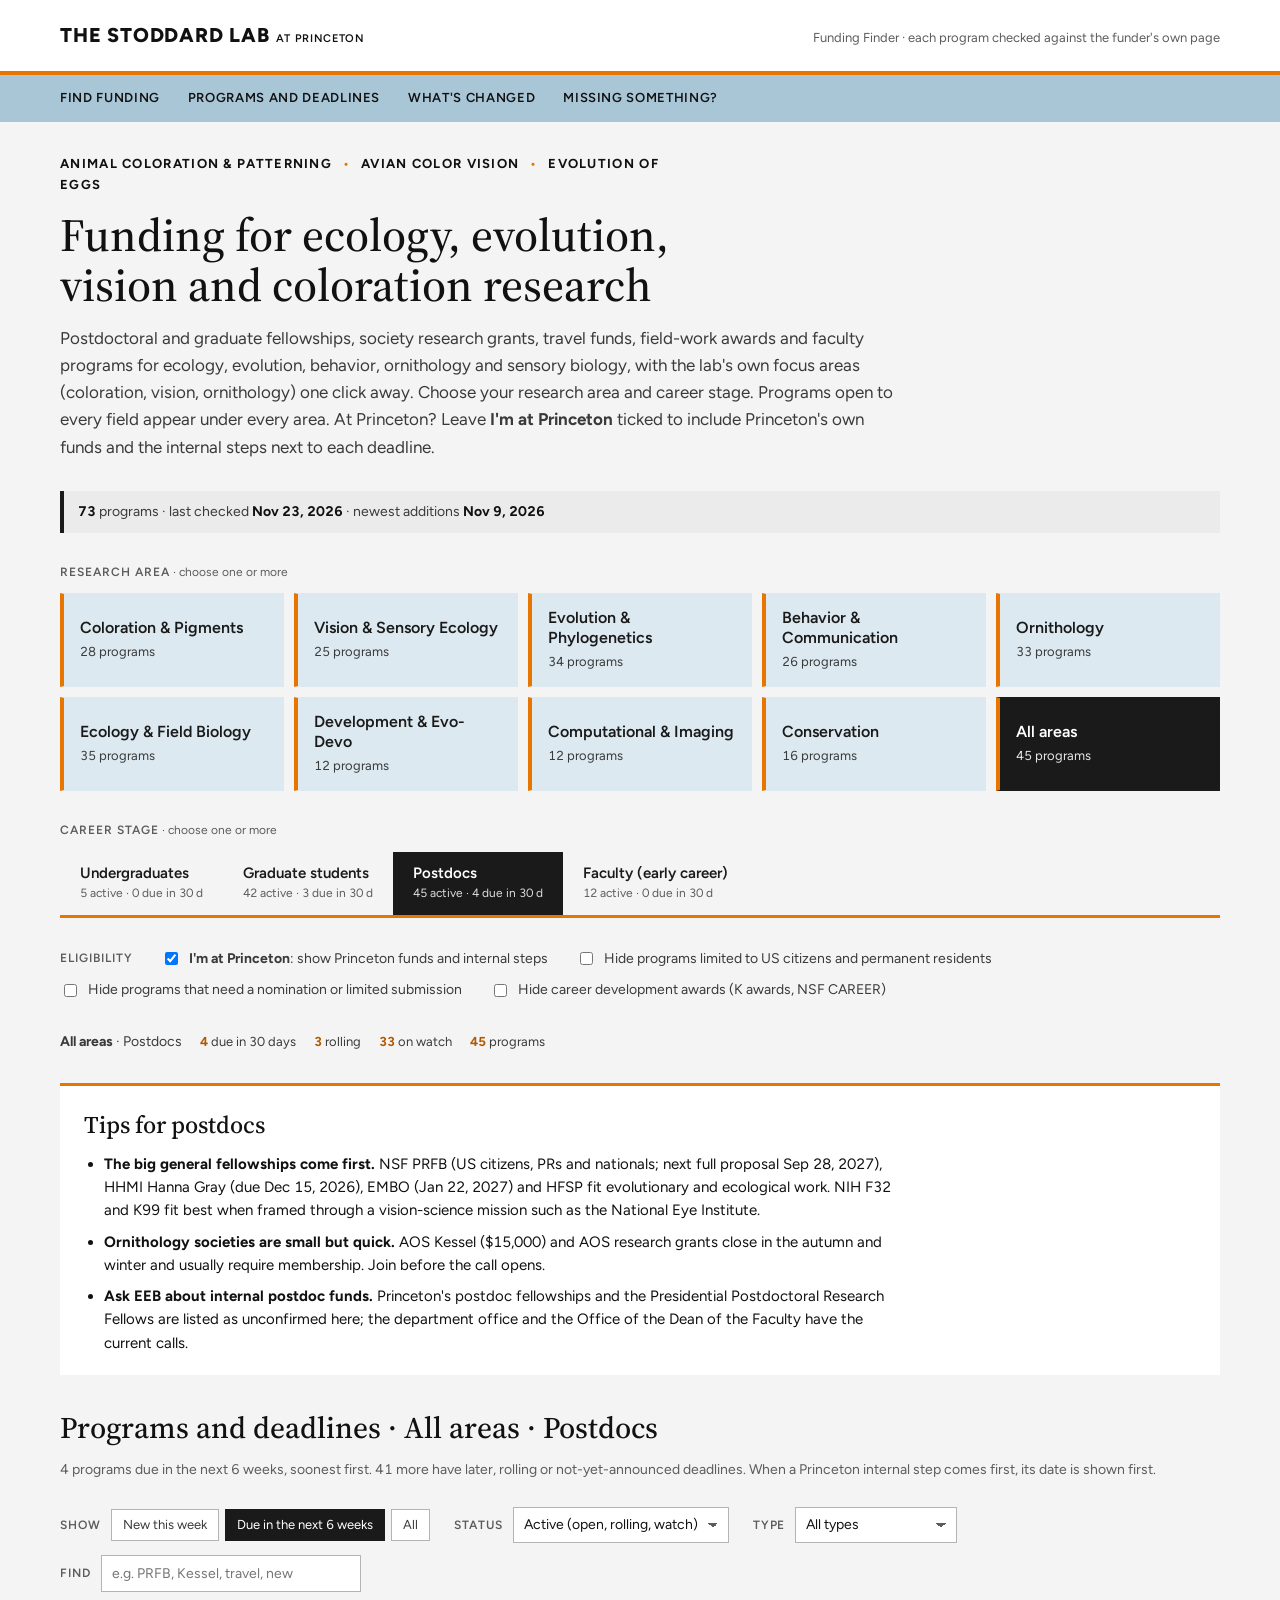
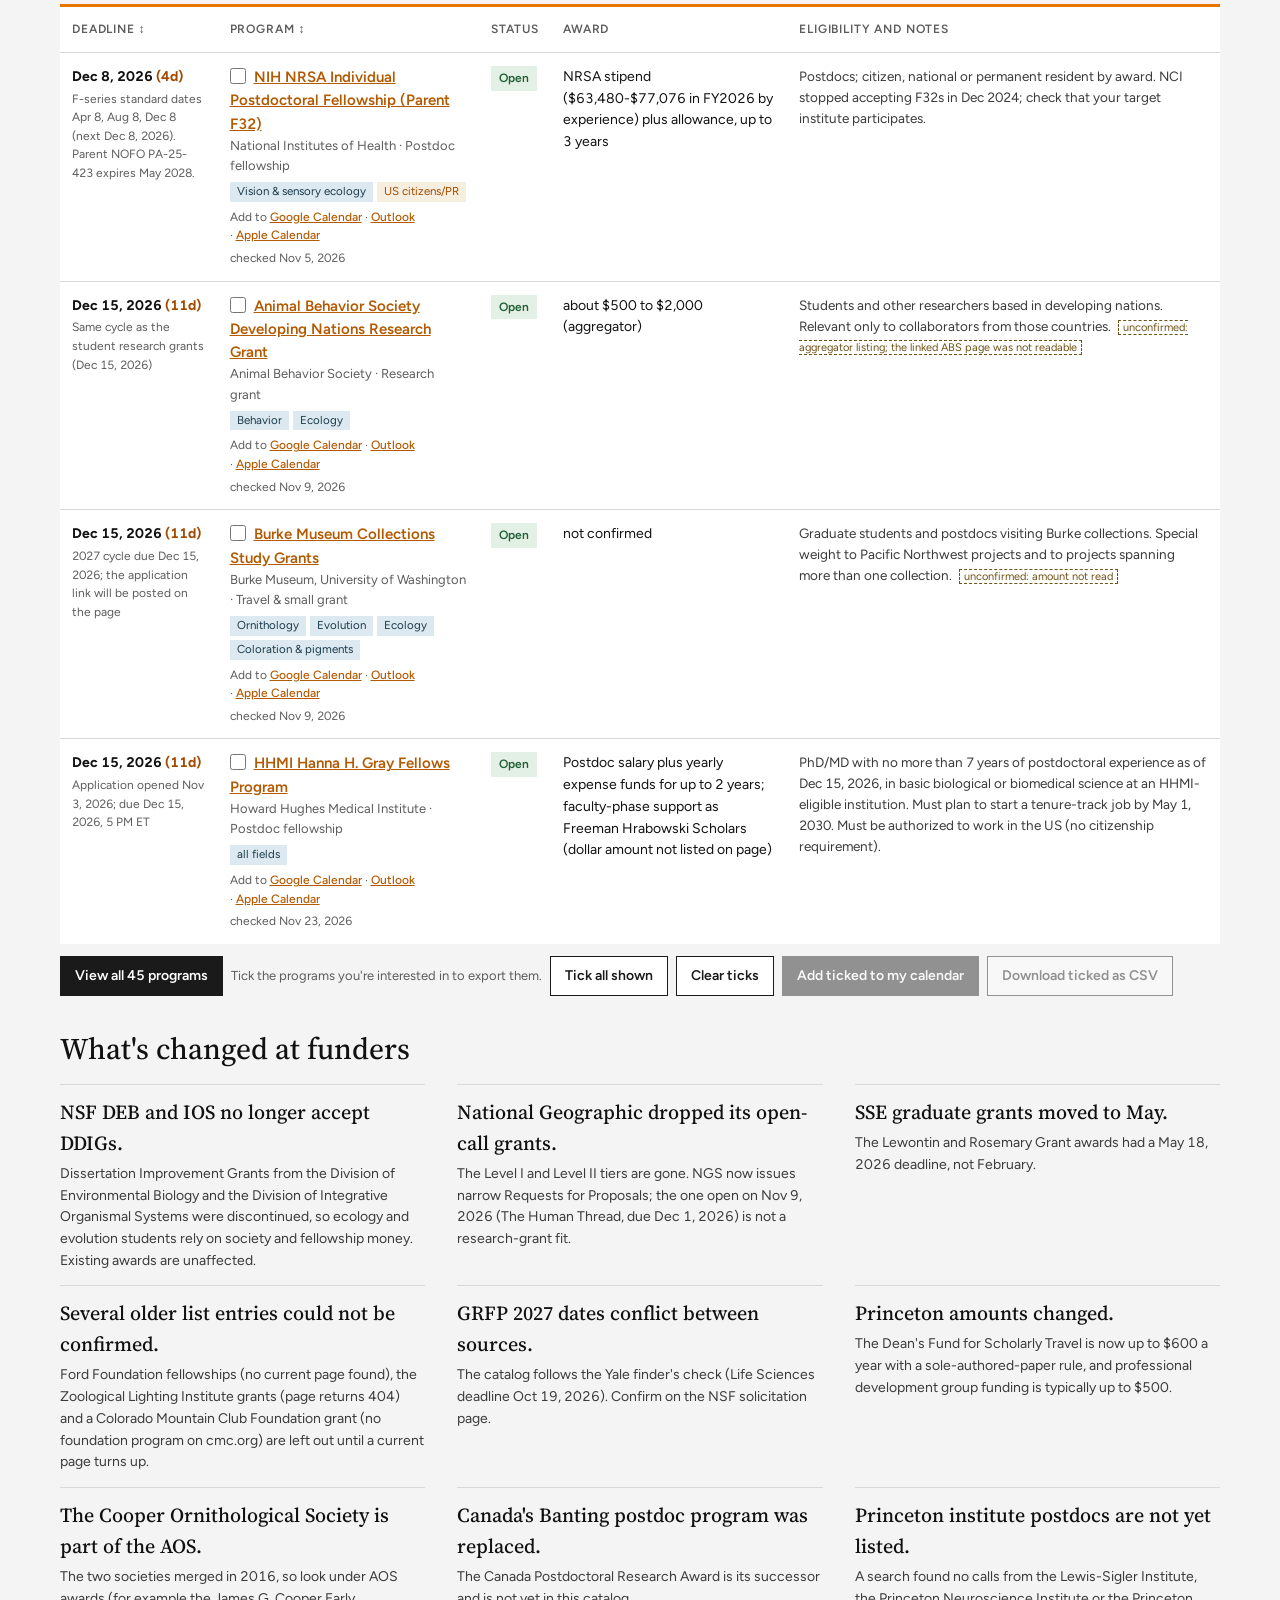
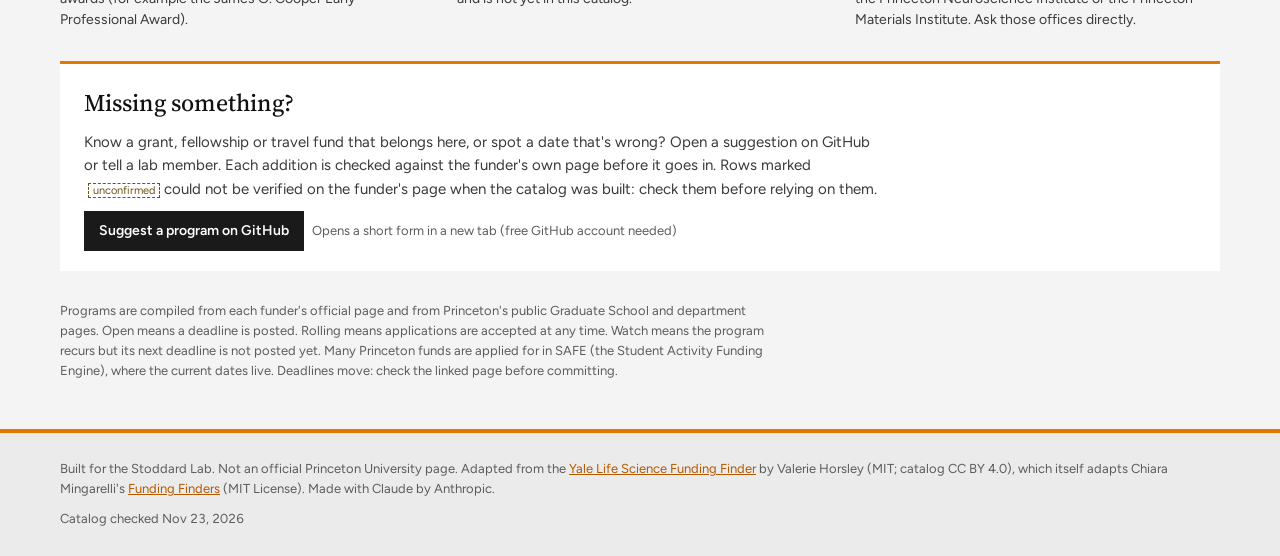
<file: index.html>
<!doctype html>
<html lang="en">
<head>
<meta charset="utf-8">
<meta name="viewport" content="width=device-width,initial-scale=1">
<title>Stoddard Lab Funding Finder</title>
<meta name="description" content="Grants, fellowships and travel funds for the Stoddard Lab at Princeton EEB: avian vision, coloration, evolution and ecology, with Princeton internal funds.">
</head>
<body>
<link rel="preconnect" href="https://fonts.googleapis.com">
<link rel="preconnect" href="https://fonts.gstatic.com" crossorigin>
<link rel="stylesheet" href="https://fonts.googleapis.com/css2?family=Source+Serif+4:wght@400;500;600&family=Figtree:wght@400;500;600;700&display=swap">
<style>
[hidden]{display:none!important}
:root{
  color-scheme:light;
  --bg:#F5F4F4; --surface:#FFFFFF; --surface-2:#ECEBEB; --ink:#111111; --ink-2:#3A3A3A; --ink-3:#5C5C5C;
  --line:#DAD8D8; --line-2:#B5B3B3; --accent:#1A1A1A; --accent-2:#E77500; --accent-ink:#FFFFFF; --accent-soft:#DCE9F0;
  --hot:#A24B00; --warm:#6E5316; --warm-soft:#F6EEDF; --ok:#1E5E32; --ok-soft:#E3F0E6; --mute-soft:#E7E6E6; --new:#1F7A4D; --site:#A9C6D6; --orange:#E77500;
  --display:"Source Serif 4","Mercury Text G1",Georgia,"Times New Roman",serif;
  --body:"Figtree","Sofia Pro","Helvetica Neue",Helvetica,Arial,sans-serif;
  --mono:"Figtree","Helvetica Neue",Helvetica,Arial,sans-serif;
}
*{box-sizing:border-box}
body{background:var(--bg);color:var(--ink);font-family:var(--body);font-size:15px;line-height:1.55;margin:0;padding:0;font-variant-numeric:tabular-nums}
.site{background:var(--surface)}
.site-top-bar{background:var(--surface);border-bottom:4px solid var(--orange)}
.site-in{max-width:1200px;margin:0 auto;padding-left:max(20px,env(safe-area-inset-left,0px));padding-right:max(20px,env(safe-area-inset-right,0px))}
.site-top-bar .site-in{padding-block:20px;display:flex;justify-content:space-between;align-items:baseline;gap:8px 16px;flex-wrap:wrap}
.site-title{font-family:var(--body);font-weight:800;font-size:20px;letter-spacing:.04em;text-transform:uppercase;color:var(--ink)}
a.site-title{text-decoration:none}
a.site-title:hover,a.site-title:focus-visible{color:#B35900}
.site-title small{font-size:11px;font-weight:600;letter-spacing:.06em}
.site-meta{font-size:13px;color:var(--ink-3)}
.site-navband{background:var(--site)}
.site nav{display:flex;gap:2px 28px;flex-wrap:wrap;font-size:13px;font-weight:600;letter-spacing:.05em;text-transform:uppercase}
.site nav a{color:var(--ink);text-decoration:none;padding:13px 0 11px;border-bottom:3px solid transparent}
.site nav a:hover,.site nav a:focus-visible{border-bottom-color:var(--orange)}
.site nav a:focus-visible{outline:2px solid var(--ink);outline-offset:2px}
.tagline{margin:0;font-size:13px!important;font-weight:700;letter-spacing:.1em;text-transform:uppercase;color:var(--ink)!important}
.tagline i{font-style:normal;color:var(--orange);margin:0 .5em}
.wrap{max-width:1200px;margin:0 auto;padding-left:max(20px,env(safe-area-inset-left,0px));padding-right:max(20px,env(safe-area-inset-right,0px));padding-block:32px 0;display:flex;flex-direction:column;gap:30px}
a{color:#B35900} a:hover{color:var(--ink)}
a:focus-visible,button:focus-visible,input:focus-visible,select:focus-visible,textarea:focus-visible{outline:2px solid var(--accent-2);outline-offset:2px}
h1,h2,h3{font-family:var(--display);text-wrap:balance;margin:0;font-weight:500}
h1{font-size:clamp(30px,4.4vw,46px);line-height:1.1;color:var(--ink)}
h2{font-size:30px;color:var(--ink)}
h3{font-size:20px}
header{display:flex;flex-direction:column;gap:14px}
header p{margin:0;color:var(--ink-2);max-width:76ch;font-size:17px;line-height:1.6}
section{display:flex;flex-direction:column;gap:12px}
.steplbl{font-size:12px;font-weight:600;letter-spacing:.08em;text-transform:uppercase;color:var(--ink-3)}
.banner{display:flex;flex-wrap:wrap;gap:6px 16px;align-items:baseline;font-size:14px;color:var(--ink-2);background:var(--surface-2);border-left:4px solid var(--accent);padding:10px 14px}
.banner b{color:var(--ink)}
.banner.warn{border-left-color:var(--warm);background:var(--warm-soft)}

.fields{display:grid;grid-template-columns:repeat(auto-fill,minmax(210px,1fr));gap:10px}
.fbtn{font:inherit;text-align:left;cursor:pointer;background:var(--accent-soft);color:var(--accent);border:1px solid transparent;border-left:4px solid var(--orange);border-radius:0;padding:14px 16px;min-height:72px;display:flex;flex-direction:column;justify-content:center;gap:4px;transition:background .12s,box-shadow .12s}
.fbtn:hover{background:var(--surface);border-color:var(--accent);box-shadow:0 2px 8px rgba(0,0,0,.08)}
.fbtn .fn{font-size:16px;font-weight:600;line-height:1.25}
.fbtn .fc{font-size:13px;color:var(--ink-2)}
.fbtn.x{}
.fbtn[aria-pressed="true"]{background:var(--accent);color:#fff;border-color:var(--accent);border-left-color:var(--orange)}
.fbtn[aria-pressed="true"] .fc{color:var(--accent-ink,#fff);opacity:.9}
@media (max-width:640px){.fields{grid-template-columns:repeat(2,minmax(0,1fr))}.fbtn{min-height:64px;padding:12px}.fbtn .fn{font-size:15px}}

.stages{display:flex;flex-wrap:wrap;border-bottom:3px solid var(--orange)}
.stage{font:inherit;cursor:pointer;background:transparent;border:0;padding:12px 20px;text-align:left;color:var(--accent);display:flex;flex-direction:column;gap:2px}
.stage:hover{background:var(--accent-soft)}
.stage .sn{font-size:15px;font-weight:600;line-height:1.2}
.stage .sc{font-size:12px;color:var(--ink-3);font-weight:400}
.stage[aria-pressed="true"]{background:var(--accent);color:#fff}
.stage[aria-pressed="true"] .sc{color:#fff;opacity:.85}

.elig{display:flex;flex-wrap:wrap;gap:10px 28px;align-items:center;font-size:14px;color:var(--ink-2)}
.elig label{display:flex;gap:8px;align-items:center;cursor:pointer}
.ptype{display:grid;grid-template-columns:repeat(auto-fit,minmax(190px,1fr));gap:8px}
.ptbtn{font:inherit;text-align:left;padding:10px 12px;border:1px solid var(--line-2);background:var(--surface);color:var(--ink);cursor:pointer;display:flex;flex-direction:column;gap:2px;border-radius:0}
.ptbtn:hover{border-color:var(--accent)}
.ptbtn .pn{font-weight:600;font-size:14px}
.ptbtn .pd{font-size:12.5px;color:var(--ink-3)}
.ptbtn .fc{font-size:12px;font-weight:400;color:var(--ink-3);margin-left:4px}
.ptbtn[aria-pressed="true"] .fc{color:#fff;opacity:.85}
.ptbtn[aria-pressed="true"]{background:var(--accent);border-color:var(--accent);color:#fff}
.ptbtn[aria-pressed="true"] .pd{color:#dfe8f3}
.context{font-size:14px;color:var(--ink-2);display:flex;flex-wrap:wrap;gap:8px 18px;align-items:center}
.stat{font-size:13px;color:var(--ink-2)}
.stat b{color:#B35900;font-weight:700}

.d-hot{color:var(--hot)} .d-warm{color:var(--hot)} .d-cool{color:var(--ink-3)}
.btn{font:inherit;font-size:14px;font-weight:600;background:var(--surface);border:1px solid var(--accent);border-radius:0;padding:8px 14px;color:var(--accent);cursor:pointer}
.btn:hover{background:var(--accent-soft)}
.btn.primary{background:var(--accent);border-color:var(--accent);color:#fff}
.btn:disabled{opacity:.5;cursor:default}

.panel{background:var(--surface);border:0;border-top:3px solid var(--orange);padding:20px 24px;display:flex;flex-direction:column;gap:10px}
.panel h2{font-size:24px}
.panel ul{margin:0;padding-left:20px;display:flex;flex-direction:column;gap:8px}
.panel li{max-width:80ch}
.panel p{margin:0;color:var(--ink-2);max-width:80ch}

.controls{display:flex;flex-wrap:wrap;gap:12px 24px;align-items:center}
.chips{display:flex;flex-wrap:wrap;gap:6px;align-items:center}
.chips .lbl{font-size:12px;font-weight:600;color:var(--ink-3);text-transform:uppercase;letter-spacing:.08em;margin-right:4px}
.chip{font:inherit;font-size:13px;padding:5px 11px;border-radius:0;border:1px solid var(--line-2);background:var(--surface);color:var(--ink-2);cursor:pointer}
.chip:hover{border-color:var(--accent)}
.chip[aria-pressed="true"]{background:var(--accent);color:#fff;border-color:var(--accent)}
.sel{font:inherit;font-size:14px;padding:6px 30px 6px 10px;border-radius:0;border:1px solid var(--line-2);background-color:var(--surface);color:var(--ink);max-width:100%;cursor:pointer;appearance:none;-webkit-appearance:none;background-image:linear-gradient(45deg,transparent 50%,var(--ink-3) 50%),linear-gradient(135deg,var(--ink-3) 50%,transparent 50%);background-position:calc(100% - 15px) 52%,calc(100% - 10px) 52%;background-size:5px 5px,5px 5px;background-repeat:no-repeat}
.sel:focus-visible{outline:2px solid var(--accent);outline-offset:1px}
.search{font:inherit;font-size:14px;padding:7px 10px;border-radius:0;border:1px solid var(--line-2);background:var(--surface);color:var(--ink);width:260px;max-width:100%}

.tablebox{overflow-x:auto;background:var(--surface);border-top:3px solid var(--orange)}
table{border-collapse:collapse;width:100%;min-width:980px;font-size:14px}
th,td{text-align:left;vertical-align:top;padding:13px 12px;border-bottom:1px solid var(--line)}
th{font-weight:600;font-size:12px;letter-spacing:.07em;text-transform:uppercase;color:var(--ink-3);background:var(--surface)}
th button{all:unset;cursor:pointer}
tr:last-child td{border-bottom:none}
td.dl{font-weight:700;color:var(--ink);white-space:nowrap;min-width:140px}
td.dl small{display:block;color:var(--ink-3);white-space:normal;max-width:22ch;font-weight:400;font-size:12px;margin-top:2px}
td.dl .yd{display:block;margin-top:8px;padding:5px 8px;background:var(--warm-soft);color:var(--warm);white-space:normal;font-weight:500;font-size:12px;max-width:24ch}
.pname{font-weight:600;font-size:15px}
.funder{color:var(--ink-3);font-size:13px}
.tags{display:flex;flex-wrap:wrap;gap:4px;margin-top:6px}
.tag{font-size:11.5px;color:#1B3A4B;background:var(--accent-soft);padding:1px 7px}
.tag.flag{color:var(--hot);background:var(--warm-soft)}
.tag.new{color:#fff;background:var(--new);font-weight:600}
.meta{font-size:12px;color:var(--ink-3);margin-top:6px;display:flex;flex-wrap:wrap;gap:4px 10px}
.note{color:var(--ink-2);font-size:13.5px}
.pill{display:inline-block;font-size:12px;font-weight:600;padding:3px 8px;white-space:nowrap}
.s-open{background:var(--ok-soft);color:var(--ok)}
.s-rolling{background:var(--accent-soft);color:var(--accent)}
.s-watch{background:var(--mute-soft);color:var(--ink-2)}
.s-closed{background:var(--mute-soft);color:var(--ink-3);text-decoration:line-through}
.unv{font-size:11px;color:var(--warm);border:1px dashed var(--warm);padding:0 4px;margin-left:4px}
.rowact{display:flex;flex-direction:column;gap:6px;min-width:130px}
#allSec .sub{margin:-4px 0 14px;color:var(--ink-3);font-size:14px}
td.dl .ext{display:block;color:var(--ink-2);font-weight:500;font-size:12.5px;margin-top:4px;white-space:normal}
td.dl .ylab{display:inline-block;font-size:11.5px;font-weight:600;padding:1px 6px;background:var(--warm-soft);color:var(--warm);margin-left:4px}
@media (max-width:720px){
  .tablebox{overflow:visible;border-top:2px solid var(--accent)}
  table{min-width:0}
  thead{display:none}
  tbody,tr,td{display:block;width:auto}
  tr{padding:14px 2px;border-bottom:1px solid var(--line);display:flex;flex-direction:column}
  tr td:nth-child(2){order:-1;margin-bottom:6px}
  td{border:none;padding:3px 0;min-width:0!important}
  td.dl{white-space:normal}
  td.dl small,td.dl .yd{max-width:none}
  td[data-l]::before{content:attr(data-l);display:block;font-size:11px;font-weight:600;letter-spacing:.07em;text-transform:uppercase;color:var(--ink-3);margin-top:6px}
  td[data-l=""]::before{display:none}
  .rowact{flex-direction:row;flex-wrap:wrap;min-width:0;margin-top:8px}
}
.mini{font:inherit;font-size:12.5px;padding:4px 8px;border-radius:0;border:1px solid var(--line-2);background:var(--surface);color:var(--ink-2);cursor:pointer;text-align:left}
.mini:hover{border-color:var(--accent)}
.mini[aria-pressed="true"]{background:var(--accent-soft);border-color:var(--accent);color:var(--accent)}
.empty{padding:24px 0;color:var(--ink-3)}

.changes{display:grid;grid-template-columns:repeat(auto-fit,minmax(300px,1fr));gap:14px 32px;margin:0;padding:0;list-style:none}
.changes li{border-top:1px solid var(--line);padding-top:12px;color:var(--ink-2);font-size:14px}
.changes li b{color:var(--ink);display:block;font-family:var(--display);font-size:20px;font-weight:500;margin-bottom:4px}

.form{display:grid;grid-template-columns:repeat(auto-fit,minmax(220px,1fr));gap:10px 14px}
.form label{display:flex;flex-direction:column;gap:4px;font-size:13px;color:var(--ink-2)}
.form input,.form select,.form textarea{font:inherit;font-size:14px;padding:7px 9px;border:1px solid var(--line-2);border-radius:0;background:var(--surface);color:var(--ink)}
.form textarea{min-height:64px;resize:vertical}
.form .wide{grid-column:1/-1}
.formrow{display:flex;gap:8px;align-items:center;flex-wrap:wrap}
.msg{font-size:13px;color:var(--ink-3)}
.coord{border-top-color:var(--accent-2)}
.ctabs{display:flex;gap:6px;flex-wrap:wrap}
.clist{display:flex;flex-direction:column;gap:8px}
.citem{background:var(--surface);border:1px solid var(--line);padding:10px 12px;display:flex;flex-direction:column;gap:4px}
.citem .who{font-size:13px;color:var(--ink-2)}
dialog{border:1px solid var(--line);border-top:4px solid var(--accent);border-radius:0;background:var(--surface);color:var(--ink);padding:20px 22px;max-width:min(760px,calc(100vw - 32px));width:100%}
dialog::backdrop{background:rgba(0,20,45,.45)}
.site-foot{margin-top:48px;background:var(--surface-2);border-top:4px solid var(--orange)}
.site-foot-in{max-width:1200px;margin:0 auto;padding-left:max(20px,env(safe-area-inset-left,0px));padding-right:max(20px,env(safe-area-inset-right,0px));padding-block:26px;display:flex;flex-wrap:wrap;justify-content:space-between;gap:10px 24px;font-size:13px;color:var(--ink-3)}
footer#foot{font-size:13px;color:var(--ink-3);max-width:90ch}

.pickbox{width:16px;height:16px;margin:0 8px 0 0;vertical-align:-2px;accent-color:var(--accent);cursor:pointer}
.btn:disabled{opacity:.45;cursor:default}
.cal{font-size:12px;color:var(--ink-3);white-space:nowrap}.cal a{font-weight:500}

.stage[aria-pressed="true"],.chip[aria-pressed="true"],.ptbtn[aria-pressed="true"],.btn.primary{color:var(--accent-ink)}
header p{color:var(--ink-2)}
a.btn{display:inline-block;text-decoration:none}a.btn.primary,a.btn.primary:hover{color:var(--accent-ink)}
.steplbl .hint{text-transform:none;letter-spacing:0;font-weight:400;color:var(--ink-3)}
#notes h2+ul+h2{margin-top:18px}

</style>

<div class="site">
  <div class="site-top-bar"><div class="site-in">
    <a class="site-title" href="https://www.marycstoddard.com/" target="_blank" rel="noopener">The Stoddard Lab <small>at Princeton</small></a>
    <span class="site-meta">Funding Finder · each program checked against the funder's own page</span>
  </div></div>
  <div class="site-navband"><div class="site-in">
    <nav aria-label="Page sections">
      <a href="#find">Find funding</a>
      <a href="#allSec">Programs and deadlines</a>
      <a href="#changedSec">What's changed</a>
      <a href="#suggestSec">Missing something?</a>
    </nav>
  </div></div>
</div>
<div class="wrap">
  <header id="find">
    <p class="tagline">Animal coloration &amp; patterning <i>•</i> Avian color vision <i>•</i> Evolution of eggs</p>
    <h1>Funding for ecology, evolution, vision and coloration research</h1>
    <p>Postdoctoral and graduate fellowships, society research grants, travel funds, field-work awards and faculty programs for ecology, evolution, behavior, ornithology and sensory biology, with the lab's own focus areas (coloration, vision, ornithology) one click away. Choose your research area and career stage. Programs open to every field appear under every area. At Princeton? Leave <b>I'm at Princeton</b> ticked to include Princeton's own funds and the internal steps next to each deadline.</p>
  </header>

  <div class="banner" id="banner">Loading the program list…</div>

  <section>
    <span class="steplbl">Research area <span class="hint">· choose one or more</span></span>
    <div class="fields" id="fields"></div>
  </section>

  <section>
    <span class="steplbl">Career stage <span class="hint">· choose one or more</span></span>
    <nav class="stages" id="stages" aria-label="Career stage"></nav>
  </section>

  <div class="elig">
    <span class="steplbl">Eligibility</span>
    <label><input type="checkbox" id="atPU"> <span><b>I'm at Princeton</b>: show Princeton funds and internal steps</span></label>
    <label><input type="checkbox" id="noUS"> Hide programs limited to US citizens and permanent residents</label>
    <label><input type="checkbox" id="noNom"> Hide programs that need a nomination or limited submission</label>
    <label><input type="checkbox" id="noCD"> Hide career development awards (K awards, NSF CAREER)</label>
  </div>

  <div class="context" id="context"></div>

  <div class="panel" id="notes"></div>

  <section id="allSec">
    <h2 id="allTitle">Programs and deadlines</h2>
    <p class="sub" id="allSub"></p>
    <div class="controls">
      <div class="chips" id="dueChips"></div>
      <div class="chips" id="statusChips"></div>
      <div class="chips" id="catChips"></div>
      <label class="chips"><span class="lbl">Find</span><input id="q" class="search" type="search" placeholder="e.g. PRFB, Kessel, travel, new"></label>
    </div>
    <div class="tablebox">
      <table>
        <thead><tr>
          <th><button data-sort="deadline">Deadline ↕</button></th>
          <th><button data-sort="name">Program ↕</button></th>
          <th>Status</th>
          <th>Award</th>
          <th>Eligibility and notes</th>
        </tr></thead>
        <tbody id="rows"></tbody>
      </table>
    </div>
    <div class="formrow"><button class="btn primary" id="viewAllBtn" hidden></button><span class="msg" id="pickCount"></span><button class="btn" id="pickAllBtn" type="button">Tick all shown</button><button class="btn" id="pickClearBtn" type="button">Clear ticks</button><button class="btn primary" id="icsBtn" type="button">Add ticked to my calendar</button><button class="btn" id="csvBtn" type="button">Download ticked as CSV</button><span class="msg" id="csvMsg"></span></div>
  </section>

  <section id="changedSec">
    <h2>What's changed at funders</h2>
    <ul class="changes" id="changes"></ul>
  </section>

  <section class="panel" id="suggestSec">
    <h2>Missing something?</h2>
    <p>Know a grant, fellowship or travel fund that belongs here, or spot a date that's wrong? Open a suggestion on GitHub or tell a lab member. Each addition is checked against the funder's own page before it goes in. Rows marked <span class="unv">unconfirmed</span> could not be verified on the funder's page when the catalog was built: check them before relying on them.</p>
    <div class="formrow"><a class="btn primary" href="https://github.com/codylimber/stoddard-lab-funding-finder/issues/new?template=suggest-program.yml" target="_blank" rel="noopener">Suggest a program on GitHub</a><span class="msg">Opens a short form in a new tab (free GitHub account needed)</span></div>
  </section>

  <footer id="foot">Programs are compiled from each funder's official page and from Princeton's public Graduate School and department pages. Open means a deadline is posted. Rolling means applications are accepted at any time. Watch means the program recurs but its next deadline is not posted yet. Many Princeton funds are applied for in SAFE (the Student Activity Funding Engine), where the current dates live. Deadlines move: check the linked page before committing.</footer>
</div>
<div class="site-foot"><div class="site-foot-in"><span>Built for the Stoddard Lab. Not an official Princeton University page. Adapted from the <a href="https://github.com/vhorsley/yale-life-science-funding-finder">Yale Life Science Funding Finder</a> by Valerie Horsley (MIT; catalog CC BY 4.0), which itself adapts Chiara Mingarelli's <a href="https://github.com/ChiaraMingarelli/funding-finders">Funding Finders</a> (MIT License). Made with Claude by Anthropic.</span><span id="footDate"></span></div></div>

<!-- SNAPSHOT:START -->
<script id="snapshot" type="application/json">{"programs":[{"id":"abs-developing-nations-grant","n":"Animal Behavior Society Developing Nations Research Grant","f":"Animal Behavior Society","c":"Research grant","s":"open","d":"2026-12-15","dt":"Same cycle as the student research grants (Dec 15, 2026)","a":"about $500 to $2,000 (aggregator)","e":"Students and other researchers based in developing nations. Relevant only to collaborators from those countries.","u":"https://www.animalbehaviorsociety.org/","fields":["behav","eco"],"stages":["gr","pd"],"us":false,"nom":false,"unv":"aggregator listing; the linked ABS page was not readable","added":"2026-11-09","checked":"2026-11-09"},{"id":"abs-student-research-grants","n":"Animal Behavior Society Student Research Grants","f":"Animal Behavior Society","c":"Research grant","s":"open","d":"2026-12-15","dt":"2026-2027 cycle open; deadline Dec 15, 2026 (from the society's homepage)","a":"not confirmed (historically $500 to $2,000)","e":"Graduate students; ABS membership and a one-application limit were requirements in earlier cycles.","u":"https://www.animalbehaviorsociety.org/","fields":["behav","vision","color","eco"],"stages":["gr"],"us":false,"nom":false,"unv":"amount and eligibility not confirmed: the grant page linked from the homepage returns 404","added":"2026-11-09","checked":"2026-11-09"},{"id":"afo-bergstrom-research-award","n":"AFO E. Alexander Bergstrom Memorial Research Award","f":"Association of Field Ornithologists","c":"Research grant","s":"watch","dt":"An aggregator expects a February 2027 deadline; the last firm date found was Feb 10, 2025","a":"Up to $1,000 (domestic) or $1,500 (Latin American applicants)","e":"The applicant or the supervisor must be an AFO member. Usually about five awards a year. AFO added a separate Skutch grant for Latin America in 2024, so the Latin American track may have moved.","u":"https://afonet.org/grants-awards/","fields":["orni","eco","evo","behav","vision","color"],"stages":["gr","pd"],"us":false,"nom":false,"unv":"2027 date is an estimate","added":"2026-11-09","checked":"2026-11-09","d":null},{"id":"afosr-bio-inspired-research-baa","n":"AFOSR Research Interests BAA (bio-inspired sensing, photonics and materials)","f":"Air Force Office of Scientific Research","c":"Research grant","s":"rolling","dt":"Open broad agency announcement FA9550-26-S-0001; applicants usually start with a short white paper","a":"varies","e":"Programs include bio-inspired sensing, optoelectronics and photonics, and biomimetic materials. PI-initiated; contact a program officer first. Defense funding has its own terms (citizenship and reporting rules).","u":"https://www.grants.gov/","fields":["color","optics","vision"],"stages":["tt"],"us":false,"nom":false,"unv":"read from search results only; no direct funder page opened","added":"2026-11-09","checked":"2026-11-09","d":null},{"id":"amnh-chapman-postdoc-fellowship","n":"AMNH Frank M. Chapman Memorial Fund: Postdoctoral Fellowships","f":"American Museum of Natural History","c":"Postdoc fellowship","s":"watch","dt":"Posted periodically with no fixed annual date; ask the AMNH ornithology department","a":"not published","e":"For the evolutionary biology of birds.","u":"https://www.amnh.org/our-research/vertebrate-zoology/ornithology/grants","fields":["orni","eco","evo","behav","vision","color"],"stages":["pd"],"us":false,"nom":false,"unv":"from the seed list; the AMNH page blocks my fetch","added":"2026-11-09","checked":"2026-11-09","d":null},{"id":"amnh-chapman-research-grants","n":"AMNH Frank M. Chapman Memorial Fund: Research Grants","f":"American Museum of Natural History","c":"Research grant","s":"open","d":"2026-11-30","dt":"Submission deadline Nov 30, 2026; awards announced by Apr 2, 2027. One competition a year","a":"$1,000 to $3,500 (one aggregator says up to $2,000)","e":"For the evolutionary biology of birds, with specimen-based and expedition work favored. The seed list says graduate students only; no salary or stipend is funded. Birds go to Chapman, not the general Collection Study Grants.","u":"https://www.amnh.org/our-research/vertebrate-zoology/ornithology/grants","fields":["orni","eco","evo","behav","vision","color"],"stages":["gr"],"us":false,"nom":false,"unv":"dates match two search results, but the AMNH page blocks my fetch: confirm amount and eligibility","added":"2026-11-09","checked":"2026-11-09"},{"id":"amnh-collection-study-grants","n":"AMNH Collection Study Grants (non-bird collections)","f":"American Museum of Natural History","c":"Travel & small grant","s":"watch","dt":"The 2026-27 deadline was May 1, 2026 (passed); next date not posted","a":"$500 to $1,500, to partly cover travel and living costs","e":"For visiting AMNH collections. Bird proposals must apply to the Chapman Fund instead. Applicants within daily commuting range of AMNH are excluded.","u":"https://www.amnh.org/our-research/vertebrate-zoology/ornithology/grants","fields":["evo","eco"],"stages":["gr","pd"],"us":false,"nom":false,"unv":"from search results of AMNH's 2026 instructions PDF","added":"2026-11-09","checked":"2026-11-09","d":null},{"id":"aos-bridge-completion-grants","n":"AOS Bridge/Completion Grants","f":"American Ornithological Society","c":"Research grant","s":"watch","dt":"The only call closed May 15, 2026. The page says a revised call may come later in 2026, depending on funding","a":"$5,000 to about $35,000 per grant ($400,000 pool)","e":"A one-time stop-gap for researchers who lost federal funding in 2025-26. The PI must be at a higher-education institution or qualifying nonprofit and an AOS member; enrolled students cannot be PI. Proposals that support postdocs and pre-tenure faculty are encouraged. No indirect costs.","u":"https://americanornithology.org/awards-grants/research-grants/bridge-completion-grants/","fields":["orni","eco","evo","behav","vision","color"],"stages":["pd","tt"],"us":false,"nom":false,"unv":"no new call confirmed","added":"2026-11-09","checked":"2026-11-09","d":null},{"id":"aos-kessel-fellowships","n":"AOS Kessel Fellowships","f":"American Ornithological Society","c":"Postdoc fellowship","s":"watch","dt":"Application currently closed; the 2026 cycle is complete. Next deadline not posted on the page","a":"$15,000 each for ornithological research; one $30,000 award for Arctic research","e":"Early-career researchers: PhD within ten years of the application, or postdocs and PhD students expecting a doctorate. AOS membership is required for citizens of listed countries, including the US and UK.","u":"https://americanornithology.org/awards-grants/research-grants/kessel-fellowships/","fields":["orni","eco","evo","behav","vision","color"],"stages":["pd","gr"],"us":false,"nom":false,"unv":"next deadline date not found on the page","added":"2026-11-09","checked":"2026-11-09","d":null},{"id":"aos-latin-american-caribbean-conservation-grant","n":"AOS Latin American/Caribbean Conservation Research Grant","f":"American Ornithological Society","c":"Research grant","s":"watch","dt":"2026 deadline was about Feb 27 (closed); the next call is usually announced in December","a":"Up to $5,000","e":"Early-career scientists from Latin America or the Caribbean with an MS or PhD within 5 years; enrolled students excluded. Relevant only to collaborators from the region.","u":"https://americanornithology.org/awards-grants/research-grants/latin-american-caribbean-conservation-research-grant/","fields":["orni","cons","eco"],"stages":["pd"],"us":false,"nom":false,"unv":"deadline from the seed list, not re-read","added":"2026-11-09","checked":"2026-11-09","d":null},{"id":"aos-student-postdoc-research-grants","n":"AOS Student and Postdoctoral Research Grants","f":"American Ornithological Society","c":"Research grant","s":"watch","dt":"Application period closed; applicants hear by May 1. Exact deadline not found on the page","a":"Up to $4,000","e":"AOS member who is an undergraduate, master's or doctoral student, or a postdoc without access to funds from major granting agencies. One grant per year and two per lifetime. Single PDF of 8 pages or fewer through the AOS Member Portal. Named funds include Bleitz, Carnes, Ficken, Grinnell, Hesse, Mewaldt-King, Nice, Van Tyne and Wetmore.","u":"https://americanornithology.org/awards-grants/research-grants/student-research-grants/","fields":["orni","eco","evo","behav","vision","color"],"stages":["ug","gr","pd"],"us":false,"nom":false,"unv":"exact deadline not found on the page","added":"2026-11-09","checked":"2026-11-09","d":null},{"id":"aps-lewis-and-clark-fund","n":"APS Lewis and Clark Fund for Exploration and Field Research","f":"American Philosophical Society","c":"Research grant","s":"watch","d":null,"dt":"Applications due Nov 16, 2026 and letters of support Nov 13, 2026; notification in April 2027","a":"Up to about $5,400 per award (third-party listing)","e":"Field research and exploration, with doctoral students the main applicants (two letters, one from the advisor). Projects start May 2027 or later. Reapplication allowed after two years; preference to first-time applicants.","u":"https://www.amphilsoc.org/grants/research","fields":["eco","field","orni","evo"],"stages":["gr"],"us":false,"nom":false,"unv":"postdoc eligibility and the amount are from secondary listings","added":"2026-11-09","checked":"2026-11-09"},{"id":"arvo-foundation-travel-grants","n":"ARVO Foundation Travel Grants","f":"Association for Research in Vision and Ophthalmology","c":"Training & travel","s":"watch","dt":"Tied to the ARVO annual meeting; next date not read","a":"38 named travel grants, supporting over 400 researchers a year","e":"Need an accepted abstract for the ARVO annual meeting. Trainees with an ARVO travel award or NRSA support may be ineligible for some programs. ARVO is the main vision-science meeting if the lab wants to present there.","u":"https://www.arvo.org/awards-grants/travel-grants","fields":["vision","color"],"stages":["gr","pd"],"us":false,"nom":false,"unv":"dates and amounts not read","added":"2026-11-09","checked":"2026-11-09","d":null},{"id":"bes-training-travel-grants","n":"BES Training and Travel Grants","f":"British Ecological Society","c":"Training & travel","s":"watch","dt":"Rolling in earlier years; current rounds not confirmed","a":"Historically up to £300","e":"Ecologists attending training or conferences; the host organization was expected to add support.","u":"https://www.britishecologicalsociety.org/funding/training-travel-grants/","fields":["eco","evo","behav"],"stages":["gr","pd"],"us":false,"nom":false,"unv":"the BES site blocked automated checks: confirm everything on the page","added":"2026-11-09","checked":"2026-11-09","d":null},{"id":"bou-small-research-grants","n":"BOU Small Ornithological Research Grants","f":"British Ornithologists' Union","c":"Research grant","s":"watch","dt":"Closed Oct 30, 2026 (for 2027 awards). The next round has not been posted","a":"Up to £2,000","e":"Open to BOU members only, except applicants who live and work in a low- or middle-income country. Any aspect of ornithology.","u":"https://www.bou.org.uk/grants-and-bursaries/small-research-grants/","fields":["orni","eco","evo","behav","vision","color"],"stages":["gr","pd","tt"],"us":false,"nom":false,"unv":"next round not posted","added":"2026-11-09","checked":"2026-11-09","d":null},{"id":"burke-museum-collections-study-grants","n":"Burke Museum Collections Study Grants","f":"Burke Museum, University of Washington","c":"Travel & small grant","s":"open","d":"2026-12-15","dt":"2027 cycle due Dec 15, 2026; the application link will be posted on the page","a":"not confirmed","e":"Graduate students and postdocs visiting Burke collections. Special weight to Pacific Northwest projects and to projects spanning more than one collection.","u":"https://www.burkemuseum.org/collections-and-research/collections-study-grants","fields":["orni","evo","eco","color"],"stages":["gr","pd"],"us":false,"nom":false,"unv":"amount not read","added":"2026-11-09","checked":"2026-11-09"},{"id":"bwf-career-awards-scientific-interface","n":"Burroughs Wellcome Fund Career Awards at the Scientific Interface (CASI)","f":"Burroughs Wellcome Fund","c":"Career award","s":"watch","dt":"2027 cycle: letter of intent was due Aug 14, 2026; invited full proposals due Jan 11, 2027 (invitation only). Next cycle's letter of intent is expected around Aug 2027","a":"$560,000 over five years","e":"Bridges advanced postdoctoral training and the first three years as faculty; for researchers moving from the physical or computational sciences into biology, which fits structural-color work. One listing gives 12 to 60 months of postdoctoral experience; the RFP controls.","u":"https://www.bwfund.org/grants/interfaces-in-science/career-awards-at-the-scientific-interface/","fields":["color","optics","vision","comp"],"stages":["pd"],"us":false,"nom":true,"unv":"eligibility rules and next-cycle dates not read from the RFP","added":"2026-11-09","checked":"2026-11-09","d":null},{"id":"carnegie-livezey-collection-study-grants","n":"Bradley C. Livezey Collection Study Grants","f":"Carnegie Museum of Natural History","c":"Travel & small grant","s":"watch","dt":"Cycle not confirmed","a":"$500 to $1,500, partly covering travel (search result)","e":"Grants for bird research using the Carnegie Museum's collections.","u":"https://carnegiemnh.org/wp-content/uploads/2025/09/LivezeyGrantApplication.pdf","fields":["orni","evo","color"],"stages":["gr","pd"],"us":false,"nom":false,"unv":"from the application PDF in search results: confirm dates and eligibility","added":"2026-11-09","checked":"2026-11-09","d":null},{"id":"company-of-biologists-travelling-fellowships","n":"Company of Biologists Travelling Fellowships","f":"The Company of Biologists","c":"Travel & small grant","s":"open","d":"2027-02-05","dt":"Rounds: Feb 5, 2027 (travel after Mar 22), May 7, Aug 6 and Nov 5, 2027. The Oct 23, 2026 round has passed","a":"Up to £3,000 for a collaborative lab visit (travel, subsistence, accommodation, visa, bench fees)","e":"Early-career scientists: graduate students and postdocs. No nationality restriction and no membership needed. Apply through one of the journals Development, Journal of Cell Science or Journal of Experimental Biology. One journal per round, one fellowship per two years; travel within six months of award. Handbook linked on the page is the 2025 edition.","u":"https://www.biologists.com/grants/travelling-fellowships/","fields":["devo","eco","evo","vision","color","behav"],"stages":["gr","pd"],"us":false,"nom":false,"added":"2026-11-09","checked":"2026-11-09"},{"id":"cornell-rose-postdoctoral-fellowship","n":"Edward W. Rose Postdoctoral Fellowship","f":"Cornell Lab of Ornithology","c":"Postdoc fellowship","s":"watch","dt":"Annual competition, usually due about Sep 9. The fall 2025 round was paused; the Lab expected to resume in fall 2026, so check whether the 2026 round ran","a":"not confirmed","e":"Up to 24 months (two one-year appointments). The project must be closely tied to the Cornell Lab of Ornithology and the fellow is based mainly at the Lab.","u":"https://www.birds.cornell.edu/home/rose-postdoctoral-fellowship-annual-competition/","fields":["orni","behav","evo","eco","vision"],"stages":["pd"],"us":false,"nom":false,"unv":"2026-27 round and dates not confirmed; the program was paused in 2025","added":"2026-11-09","checked":"2026-11-09","d":null},{"id":"embo-postdoctoral-fellowship","n":"EMBO Postdoctoral Fellowships","f":"European Molecular Biology Organization","c":"Postdoc fellowship","s":"open","d":"2027-01-22","dt":"Applications accepted all year; next cut-off Jan 22, 2027, 14:00 CET","a":"Salary/stipend, relocation allowance and child support for up to 2 years","e":"PhD within 2 years of application and at least one first-author paper. Must change country; mobility rules depend on EMBC member and partner countries. Hosted mainly in Europe.","u":"https://www.embo.org/fellowships/postdoctoral-fellowships/","fields":["all"],"stages":["gr","pd"],"us":false,"nom":false,"added":"2026-11-05","checked":"2026-11-23"},{"id":"esa-forrest-shreve-fund","n":"ESA Forrest Shreve Student Research Fund","f":"Ecological Society of America","c":"Research grant","s":"watch","dt":"Autumn deadline in past years (October); current date not confirmed","a":"$1,000 to $2,000","e":"ESA member graduate students doing ecological research in North American hot deserts.","u":"https://www.esa.org/about/awards","fields":["eco","field"],"stages":["gr"],"us":false,"nom":false,"unv":"from search results and aggregators only: confirm on esa.org","added":"2026-11-09","checked":"2026-11-09","d":null},{"id":"explorers-club-rolex-grant","n":"Rolex-Explorers Club Grant","f":"The Explorers Club","c":"Research grant","s":"watch","dt":"Posted deadline Sept 14, 2026 has passed; the FAQ says deadlines are usually Oct/Nov, so check for the 2027-28 cycle","a":"$10,000","e":"Young explorers (the FAQ says under 35) doing fieldwork on a novel scientific, environmental or historic question; two letters of support. Excludes work in China or by Chinese citizens. Other Explorers Club grants (Stephenson, Fjallraven, Exploration Fund, Rising Explorer) were listed as closed or rolling.","u":"https://www.explorers.org/grants/rolex-explorers-club-grant/","fields":["eco","field","orni","behav"],"stages":["gr","pd","tt"],"us":false,"nom":false,"unv":"the page shows conflicting deadline dates","added":"2026-11-09","checked":"2026-11-09","d":null},{"id":"field-museum-postdoctoral-fellowships","n":"Field Museum Postdoctoral Fellowships","f":"The Field Museum","c":"Postdoc fellowship","s":"watch","dt":"Dates not found","a":"not confirmed","e":"Postdoctoral research positions at the Field Museum, which holds a large bird collection.","u":"https://www.fieldmuseum.org/postdoctoral-fellowships","fields":["orni","evo","eco","color"],"stages":["pd"],"us":false,"nom":false,"unv":"listed in search results only: read the page for terms","added":"2026-11-09","checked":"2026-11-09","d":null},{"id":"field-museum-visiting-scholarships","n":"Field Museum Science Visiting Scholarships","f":"The Field Museum","c":"Travel & small grant","s":"watch","dt":"The page said applications would open in fall 2026; no deadline found","a":"not confirmed","e":"Visits of up to three months for collection-based research. Needs an endorsing Field Museum sponsor, so contact one first. The Field Museum also lists graduate fellowships, postdoctoral fellowships and Bass Senior Visiting Fellowships.","u":"https://www.fieldmuseum.org/science-visiting-scholarships","fields":["orni","evo","eco","color"],"stages":["gr","pd"],"us":false,"nom":false,"unv":"from search results: confirm dates, amounts and eligibility","added":"2026-11-09","checked":"2026-11-09","d":null},{"id":"fulbright-us-student","n":"Fulbright U.S. Student Program","f":"U.S. Department of State","c":"Training & travel","s":"watch","dt":"2027-28 competition opened Mar 31, 2026; national deadline not confirmed; next competition expected to open around spring 2027","a":"not listed","e":"Funds study, research, or teaching abroad for US citizens who are graduating seniors, recent grads, or grad students. Enrolled students usually apply through a campus Fulbright adviser, who sets an earlier deadline.","u":"https://us.fulbrightonline.org/","fields":["all"],"stages":["ug","gr"],"us":true,"nom":false,"unv":"Official Fulbright site could not be fetched; dates come from university advising pages.","added":"2026-11-05","checked":"2026-11-05","d":null},{"id":"hfsp-cross-disciplinary-fellowship","n":"HFSP Cross-Disciplinary Fellowship","f":"Human Frontier Science Program Organization","c":"Postdoc fellowship","s":"watch","dt":"Next call expected spring 2027 (same timeline as Long-Term Fellowships)","a":"3-year fellowship (amount not confirmed)","e":"For PhDs from non-biology fields (physics, chemistry, math, engineering, CS) who have not worked in life sciences and want to move into biology in a new country.","u":"https://www.hfsp.org/funding/hfsp-funding/postdoctoral-fellowships","fields":["all"],"stages":["pd"],"us":false,"nom":false,"unv":"Official hfsp.org page could not be fetched; details confirmed via host-institution notices","added":"2026-11-05","checked":"2026-11-05","d":null},{"id":"hfsp-long-term-fellowship","n":"HFSP Long-Term Fellowship","f":"Human Frontier Science Program Organization","c":"Postdoc fellowship","s":"watch","dt":"Next call expected spring 2027 (2027 fellowships: LOI by May 2026, full proposal Sept 24, 2026)","a":"3-year fellowship (amount not confirmed)","e":"PhD in biology; aimed at researchers moving to a new country for frontier life-science research.","u":"https://www.hfsp.org/funding/hfsp-funding/postdoctoral-fellowships","fields":["all"],"stages":["pd"],"us":false,"nom":false,"unv":"Official hfsp.org page could not be fetched; dates confirmed via host-institution notices","added":"2026-11-05","checked":"2026-11-05","d":null},{"id":"hhmi-gilliam-fellows","n":"HHMI Gilliam Fellows Program","f":"Howard Hughes Medical Institute","c":"Graduate fellowship","s":"watch","dt":"2027 competition closed Oct 27, 2026; next call expected to open around Sep 2027","a":"Up to $65,000/yr for up to 3 years ($50K stipend, $5K discretionary, $10K institutional allowance)","e":"Student and PhD adviser apply together; student must be in year 2 or 3 of a biological/biomedical PhD (MD-PhD eligible). The adviser completes a year-long HHMI mentoring course. International students who can be funded by their institution are eligible; the 2027 guide lists no institutional nomination step.","u":"https://www.hhmi.org/programs/gilliam-fellows","fields":["all"],"stages":["gr"],"us":false,"nom":false,"added":"2026-11-05","checked":"2026-11-05","d":null},{"id":"hhmi-hanna-gray-fellows","n":"HHMI Hanna H. Gray Fellows Program","f":"Howard Hughes Medical Institute","c":"Postdoc fellowship","s":"open","d":"2026-12-15","dt":"Application opened Nov 3, 2026; due Dec 15, 2026, 5 PM ET","a":"Postdoc salary plus yearly expense funds for up to 2 years; faculty-phase support as Freeman Hrabowski Scholars (dollar amount not listed on page)","e":"PhD/MD with no more than 7 years of postdoctoral experience as of Dec 15, 2026, in basic biological or biomedical science at an HHMI-eligible institution. Must plan to start a tenure-track job by May 1, 2030. Must be authorized to work in the US (no citizenship requirement).","u":"https://www.hhmi.org/hgf-mpd","fields":["all"],"stages":["pd"],"us":false,"nom":false,"added":"2026-11-05","checked":"2026-11-23"},{"id":"humboldt-research-fellowship","n":"Humboldt Research Fellowship for Postdocs","f":"Alexander von Humboldt Foundation","c":"Postdoc fellowship","s":"watch","dt":"Sources conflict: calls on Mar 15 and Jul 15, 2026 or a Nov 15, 2026 call. Confirm on the foundation's page","a":"About EUR 3,000 to 3,600 a month plus benefits (sources differ)","e":"Postdocs of any nationality hosting at a German institution (for example the Max Planck institutes in Seewiesen or Konstanz). Choose a host and approach them first.","u":"https://www.humboldt-foundation.de/en/apply/sponsorship-programmes/humboldt-research-fellowship-for-postdocs","fields":["all"],"stages":["pd"],"us":false,"nom":false,"unv":"dates and stipend conflict across secondary sources; the URL was not read","added":"2026-11-09","checked":"2026-11-09","d":null},{"id":"idea-wild-equipment-grants","n":"IDEA WILD Small Equipment Grants","f":"IDEA WILD","c":"Research grant","s":"rolling","dt":"Rolling per secondary listings","a":"Equipment up to $1,500 including shipping","e":"Individuals (not organizations) apply for field equipment; conservation impact and need weigh most; shipping takes weeks to two months.","u":"https://ideawild.org/application-guidelines/","fields":["field","cons","orni"],"stages":["gr","pd"],"us":false,"nom":false,"unv":"from aggregator listings; the guidelines page was not opened","added":"2026-11-09","checked":"2026-11-09","d":null},{"id":"linnesys-systematics-research-fund","n":"LinneSys (Systematics Research Fund)","f":"Systematics Association and Linnean Society of London","c":"Research grant","s":"watch","dt":"2026 call closed. Annual round; the 2027 dates are not posted","a":"Up to £1,500 per award","e":"Current member of the Systematics Association or the Linnean Society; all nationalities welcome. Small-scale systematics projects. (The old systass.org SRF page is stale.)","u":"https://systass.org/linnesys/","fields":["evo","orni"],"stages":["gr","pd","tt"],"us":false,"nom":false,"unv":"2027 dates not posted","added":"2026-11-09","checked":"2026-11-09","d":null},{"id":"lsrf-postdoc-fellowship","n":"LSRF Postdoctoral Fellowship","f":"Life Sciences Research Foundation","c":"Postdoc fellowship","s":"watch","dt":"Next call expected summer 2027 (last cycle closed Oct 1, 2026; letters due Nov 1, 2026)","a":"not listed (number of awards depends on fundraising)","e":"Within 5 years of PhD/MD/DVM as of the deadline; can apply before defending. Open to US and non-US citizens; non-US citizens must work in a US lab. Basic life sciences.","u":"https://lsrf.org/apply/","fields":["all"],"stages":["gr","pd"],"us":false,"nom":false,"added":"2026-11-05","checked":"2026-11-05","d":null},{"id":"mcz-biodiversity-postdoctoral-fellowship","n":"MCZ Biodiversity Postdoctoral Fellowship","f":"Harvard Museum of Comparative Zoology","c":"Postdoc fellowship","s":"watch","dt":"Not confirmed","a":"not confirmed","e":"Postdoctoral fellowship at the MCZ, which holds a large bird collection.","u":"https://mcz.harvard.edu/biodiversity-postdoctoral-fellowship-program","fields":["evo","orni","eco"],"stages":["pd"],"us":false,"nom":false,"unv":"listed in search results only","added":"2026-11-09","checked":"2026-11-09","d":null},{"id":"mcz-ernst-mayr-travel-grants","n":"MCZ Ernst Mayr Travel Grants in Animal Systematics","f":"Harvard Museum of Comparative Zoology","c":"Travel & small grant","s":"open","d":"2027-04-01","dt":"Deadlines Oct 15 and Apr 1 each year, 5 PM; decisions within five weeks. Next: Apr 1, 2027","a":"Up to $2,500 for travel, lodging and supplies","e":"Open to all, preference for projects using MCZ collections; visits to other museums are considered. A letter or email from each collection you will visit is required. J-1 visa holders need host approval.","u":"https://www.mcz.harvard.edu/ernst-mayr-travel-grants","fields":["evo","orni","color"],"stages":["gr","pd"],"us":false,"nom":false,"unv":"amount from an aggregator; dates read from the MCZ page via search results","added":"2026-11-09","checked":"2026-11-09"},{"id":"mcz-putnam-expedition-grants","n":"MCZ Putnam Expedition Grants","f":"Harvard Museum of Comparative Zoology","c":"Research grant","s":"watch","dt":"Not confirmed","a":"not confirmed","e":"Field expedition funding from the MCZ; terms and dates not read.","u":"https://mcz.harvard.edu/putnam-expedition-grants","fields":["field","eco","evo"],"stages":["gr"],"us":false,"nom":false,"unv":"listed in search results only","added":"2026-11-09","checked":"2026-11-09","d":null},{"id":"msca-postdoctoral-fellowships","n":"MSCA Postdoctoral Fellowships (Marie Sklodowska-Curie Actions)","f":"European Commission (Horizon Europe)","c":"Postdoc fellowship","s":"watch","dt":"The 2026 call closed about Sep 9, 2026; the 2027 call is not posted","a":"not stated per fellow (about EUR 434M total call budget for 2026)","e":"European Fellowships (12 to 24 months) are open to any nationality; Global Fellowships need EU or associated-country nationality or long residency plus a return phase. A route to a European host lab.","u":"https://marie-sklodowska-curie-actions.ec.europa.eu/funding/msca-postdoctoral-fellowships-2026","fields":["all"],"stages":["pd"],"us":false,"nom":false,"unv":"2027 call dates not posted","added":"2026-11-09","checked":"2026-11-09","d":null},{"id":"ndseg-fellowship","n":"NDSEG Fellowship","f":"U.S. Department of Defense","c":"Graduate fellowship","s":"watch","dt":"FY2027 application closed Oct 30, 2026; the next call (FY2028) should open in fall 2027","a":"not confirmed","e":"PhD fellowship in STEM fields, including biosciences and chemical and materials sciences. Open to US citizens and nationals (confirm).","u":"https://ndseg.sysplus.com/","fields":["all"],"stages":["gr"],"us":true,"nom":false,"unv":"citizenship rule and amount not read from the program page","added":"2026-11-09","checked":"2026-11-09","d":null},{"id":"newton-international-fellowships","n":"Newton International Fellowships","f":"The Royal Society and British Academy","c":"Postdoc fellowship","s":"watch","dt":"One guide lists Mar 11, 2027; an Oxford listing says March 2027 to be confirmed","a":"Up to GBP 280,000 over 2 years (one source)","e":"For early-career researchers from outside the UK to work at a UK institution (for example Bristol, Exeter or Cambridge for animal color and vision).","u":"https://royalsociety.org/grants/newton-international/","fields":["all"],"stages":["pd"],"us":false,"nom":false,"unv":"dates and amount from secondary sources; the URL was not read","added":"2026-11-09","checked":"2026-11-09","d":null},{"id":"nih-f32-parent","n":"NIH NRSA Individual Postdoctoral Fellowship (Parent F32)","f":"National Institutes of Health","c":"Postdoc fellowship","s":"open","d":"2026-12-08","dt":"F-series standard dates Apr 8, Aug 8, Dec 8 (next Dec 8, 2026). Parent NOFO PA-25-423 expires May 2028.","a":"NRSA stipend ($63,480-$77,076 in FY2026 by experience) plus allowance, up to 3 years","e":"Postdocs; citizen, national or permanent resident by award. NCI stopped accepting F32s in Dec 2024; check that your target institute participates.","u":"https://grants.nih.gov/funding/explore-nih-opportunities/parent-announcements","fields":["vision"],"stages":["pd"],"us":true,"nom":false,"added":"2026-11-05","checked":"2026-11-05"},{"id":"nih-k99-r00","n":"NIH Pathway to Independence Award (Parent K99/R00)","f":"National Institutes of Health","c":"Career award","s":"watch","d":null,"dt":"Resubmissions Nov 12, 2026; new applications Feb 12, 2027 (last new date under PA-24-193/PA-24-194, which expire May 2027; a reissue is expected).","a":"K99 up to 2 years mentored; R00 up to 3 years at up to $249,000 total costs/yr","e":"Postdocs with no more than 4 years of postdoctoral experience at the due date; no citizenship requirement. NCI left the parent K99 in 2025 and runs its own version. NIH gave temporary eligibility extensions after the 2025 funding lapse (NOT-OD-26-021).","u":"https://grants.nih.gov/grants/guide/pa-files/PA-24-194.html","fields":["vision"],"stages":["pd"],"us":false,"nom":false,"cd":true,"added":"2026-11-05","checked":"2026-11-05"},{"id":"nsf-bio-core","n":"NSF Core Research in Biological Sciences (BIO Core; replaces MCB and IOS core programs)","f":"U.S. National Science Foundation","c":"Research grant","s":"rolling","dt":"Proposals accepted anytime. Solicitation NSF 26-517 replaced the separate MCB (NSF 24-539), IOS (NSF 24-546) and DEB core solicitations.","a":"Range of budgets, up to 5 years; about $280M in total for an estimated 250-300 awards","e":"US universities and colleges, US nonprofit research organizations, and Tribal Nations. No limits on proposals per PI. Covers former MCB (cellular dynamics, genetic mechanisms, biophysics, systems/synthetic biology) and IOS (development, neural, physiological, behavioral systems) science.","u":"https://www.nsf.gov/funding/opportunities/bio-core-core-research-biological-sciences/nsf26-517/solicitation","fields":["eco","evo","behav","vision","color","devo"],"stages":["tt"],"us":false,"nom":false,"added":"2026-11-05","checked":"2026-11-05","d":null},{"id":"nsf-career-bio","n":"NSF Faculty Early Career Development Program (CAREER), Biological Sciences","f":"U.S. National Science Foundation","c":"Career award","s":"watch","dt":"Deadline is the fourth Wednesday in July each year (last was Jul 22, 2026); the 2027 date would be Jul 28 but is not yet confirmed on a current NSF page.","a":"BIO minimum $500,000 over 5 years","e":"Untenured assistant professors (or equivalent) at US institutions who integrate research and education. Eligibility is judged at the deadline. CAREER proposals in biology can go to BIO Core topics but follow the CAREER solicitation (NSF 22-586).","u":"https://www.nsf.gov/funding/opportunities/career-faculty-early-career-development-program","fields":["eco","evo","behav","vision","color","devo"],"stages":["tt"],"us":false,"nom":false,"cd":true,"unv":"Could not load the NSF CAREER solicitation page itself; the July rule and BIO minimum come from NSF's May 2026 BIO virtual office hours slides (nsf-gov-resources.nsf.gov) and an NSF webinar page.","added":"2026-11-05","checked":"2026-11-05","d":null},{"id":"nsf-grfp","n":"NSF Graduate Research Fellowship Program (GRFP)","f":"U.S. National Science Foundation","c":"Graduate fellowship","s":"watch","dt":"2027 competition (NSF 26-526) Life Sciences deadline was Oct 19, 2026; reference letters were due Oct 16. Next cycle expected around Oct 2027.","a":"$37,000/yr stipend plus $16,000/yr cost-of-education to the institution; 3 years of support within 5 years (about $159,000)","e":"US citizens, nationals and permanent residents. Open to college seniors, bachelor's holders not yet in grad school, and first-year grad students (one try only once enrolled); second-year grad students are not eligible. Research-based STEM master's or PhD programs only.","u":"https://www.nsf.gov/funding/opportunities/grfp-nsf-graduate-research-fellowship-program/nsf26-526/solicitation","fields":["all"],"stages":["ug","gr"],"us":true,"nom":false,"added":"2026-11-05","checked":"2026-11-05","d":null},{"id":"nsf-physics-of-living-systems","n":"NSF Physics of Living Systems (PoLS)","f":"National Science Foundation (MPS Physics)","c":"Research grant","s":"watch","dt":"Now part of the consolidated MPS Physics solicitation NSF 26-523; target dates sit on the program page, not the solicitation","a":"not confirmed","e":"Physics-led research on living systems, including optics and mechanics of biological structures. Email the program officers before submitting.","u":"https://www.nsf.gov/funding/opportunities/pols-physics-living-systems/6673","fields":["color","optics","vision","comp"],"stages":["tt"],"us":false,"nom":false,"unv":"no target date confirmed for 2026-27","added":"2026-11-09","checked":"2026-11-09","d":null},{"id":"nsf-prfb","n":"NSF Postdoctoral Research Fellowships in Biology (PRFB)","f":"U.S. National Science Foundation","c":"Postdoc fellowship","s":"open","d":"2027-09-28","dt":"Full proposals due Sep 28, 2027, 5 p.m. local time (then the fourth Tuesday in September each year). The Sep 29, 2026 deadline has passed.","a":"$110,000/yr ($85,000 stipend + $25,000 research allowance) for 24 months; $220,000 total","e":"US citizens, nationals and permanent residents with a doctorate by the start date and no more than 15 months in doctoral-level jobs. Solicitation NSF 26-504 has one focus: AI and the biological sciences for biotechnology. Two lifetime submissions, one per year.","u":"https://www.nsf.gov/funding/opportunities/prfb-postdoctoral-research-fellowships-biology/nsf26-504/solicitation","fields":["all"],"stages":["gr","pd"],"us":true,"nom":false,"added":"2026-11-05","checked":"2026-11-05"},{"id":"nsf-reu-sites","n":"NSF Research Experiences for Undergraduates (REU) Sites","f":"U.S. National Science Foundation","c":"Undergraduate program","s":"watch","dt":"Students apply directly to individual REU Sites, each with its own deadline (many in winter for the following summer). Faculty proposals to host a site are due the third Wednesday in August.","a":"Paid summer research; stipend and support set by each site","e":"Undergraduates (and accepted high school graduates not yet in college) who are US citizens, nationals or permanent residents. Find sites through NSF's REU directory; many use NSF's ETAP application system.","u":"https://www.nsf.gov/funding/opportunities/reu-research-experiences-undergraduates/nsf23-601/solicitation","fields":["all"],"stages":["ug"],"us":true,"nom":false,"added":"2026-11-05","checked":"2026-11-05","d":null},{"id":"packard-fellowships","n":"Packard Fellowships for Science and Engineering","f":"David and Lucile Packard Foundation","c":"Career award","s":"watch","dt":"Next cycle expected to start around Jan 2027 (2026 cycle: nominations due Mar 15, 2026; materials due Apr 20, 2026)","a":"$875,000 over 5 years","e":"Faculty in the first three years of their careers in natural/physical sciences (including biology) or engineering; clinical research is not funded. Presidents of 50 invited universities may nominate up to two candidates each.","u":"https://www.packard.org/what-we-fund/science/packard-fellowships-for-science-and-engineering/","fields":["all"],"stages":["tt"],"us":false,"nom":true,"unv":"2027 dates not posted; Packard is nomination-only, so check with the Princeton Dean for Research whether Princeton is invited in 2027","added":"2026-11-05","checked":"2026-11-05","d":null},{"id":"princeton-dean-for-research-funds","n":"Dean for Research funding programs","f":"Princeton Office of the Dean for Research","c":"Pilot / seed","s":"watch","dt":"Not confirmed","a":"not confirmed","e":"Mostly faculty-facing funds (for example Sustainability of Our Planet and the Schmidt Transformative Technology Fund). Postdoc eligibility not confirmed.","u":"https://research.princeton.edu/","fields":["eco"],"stages":["tt"],"us":false,"nom":false,"pu":{"d":null,"t":"Ask the lab PI whether any fund fits","u":""},"unv":"sub-pages were not opened: confirm eligibility and dates","added":"2026-11-09","checked":"2026-11-09","d":null},{"id":"princeton-deans-fund-scholarly-travel","n":"Dean's Fund for Scholarly Travel","f":"Princeton University Graduate School","c":"Travel & small grant","s":"rolling","dt":"Reviewed quarterly; apply in SAFE","a":"Up to $600 per year","e":"PhD students from the third year of regular enrollment through the first DCE year, invited to present a sole-authored paper or work at a conference. Co-authored and first-authored papers do not qualify. Preference goes to humanities and social sciences students in later years without similar faculty grant support, so check fit with EEB.","u":"https://gradschool.princeton.edu/financial-support/additional-funding-resources/student-activity-funding","fields":["all"],"stages":["gr"],"us":false,"nom":false,"pu":{"d":null,"t":"Apply in SAFE; applications are reviewed quarterly","u":"https://gradschool.princeton.edu/financial-support/additional-funding-resources/student-activity-funding"},"unv":"the earlier $700 and $500 figures are out of date; confirm in SAFE","added":"2026-11-09","checked":"2026-11-09","d":null},{"id":"princeton-eeb-postdoctoral-fellows","n":"EEB Postdoctoral Fellows Program","f":"Princeton Ecology and Evolutionary Biology","c":"Postdoc fellowship","s":"watch","dt":"Dates not confirmed","a":"Up to three years with a research fund (older text)","e":"Princeton EEB's own postdoc fellowship: one-year appointments renewable, at most three years, with a research fund. The text found was for an earlier start year.","u":"https://eeb.princeton.edu/","fields":["eco","evo","behav","orni"],"stages":["pd"],"us":false,"nom":false,"pu":{"d":null,"t":"Ask the EEB department office","u":""},"unv":"from a search snippet of an older posting: confirm the current program","added":"2026-11-09","checked":"2026-11-09","d":null},{"id":"princeton-gradfutures-professional-development","n":"Professional Development Funding for Student Groups","f":"Princeton University Graduate School (GradFUTURES)","c":"Travel & small grant","s":"watch","dt":"Proposals reviewed twice a year; meet an assistant dean on the GradFUTURES team first","a":"Typically up to $500","e":"Groups of graduate students who start or lead a professional development program for peers: symposia, networking events, seminar series, boot camps, workshops. Preference for interdisciplinary proposals.","u":"https://gradschool.princeton.edu/financial-support/additional-funding-resources/student-activity-funding","fields":["all"],"stages":["gr"],"us":false,"nom":false,"pu":{"d":null,"t":"Meet GradFUTURES first, then apply; reviewed twice a year","u":"https://gradschool.princeton.edu/financial-support/additional-funding-resources/student-activity-funding"},"added":"2026-11-09","checked":"2026-11-09","d":null},{"id":"princeton-hmei-environmental-fellows","n":"HMEI Environmental Fellows Program","f":"Princeton High Meadows Environmental Institute","c":"Postdoc fellowship","s":"watch","dt":"The AY2026-27 deadline was Oct 31, 2025; if the pattern holds the AY2027-28 deadline was about Oct 31, 2026 and may have just passed","a":"$65,000 to $70,000 salary plus travel and research allowance","e":"Postdocs with under 5 years of research experience since the PhD. Applicants name one or two Princeton faculty sponsors before applying. One year, renewable. Good thematic fit for ecology and biodiversity; a sensory-biology project needs a clear environmental angle.","u":"https://environment.princeton.edu/","fields":["eco","cons"],"stages":["pd"],"us":false,"nom":false,"pu":{"d":null,"t":"Needs a Princeton faculty sponsor","u":""},"unv":"from an aggregator listing of the previous cycle: confirm the current call on the HMEI site","added":"2026-11-09","checked":"2026-11-09","d":null},{"id":"princeton-honorific-fellowships","n":"Princeton Graduate School honorific fellowships (Jacobus, Procter, Dodds)","f":"Princeton University Graduate School","c":"Graduate fellowship","s":"watch","dt":"Not confirmed","a":"not confirmed","e":"Princeton's named graduate honors, including the Porter Ogden Jacobus Fellowship (top graduate honor) and the Charlotte Elizabeth Procter Fellowship. Terms, eligibility and how students are chosen were not read.","u":"https://gradschool.princeton.edu/honorific-fellowships","fields":["all"],"stages":["gr"],"us":false,"nom":false,"pu":{"d":null,"t":"Ask the EEB graduate office whether the department nominates","u":"https://gradschool.princeton.edu/honorific-fellowships"},"unv":"listed on the Graduate School page; details not read","added":"2026-11-09","checked":"2026-11-09","d":null},{"id":"princeton-odbi-postdoc","n":"Omenn-Darling Bioengineering Institute (ODBI) Postdoctoral Fellowship","f":"Princeton Omenn-Darling Bioengineering Institute","c":"Postdoc fellowship","s":"watch","dt":"Cycle not confirmed (a posting found had a stale Jan 31, 2025 deadline)","a":"$70,000 salary plus conference travel allowance (aggregator)","e":"PhD within 2 years; direct application with a Princeton faculty mentor letter. A bioengineering program, so a stretch for feather structural color unless framed through biomimetic or photonic engineering with an ODBI co-mentor.","u":"https://odbi.princeton.edu/","fields":["color","optics"],"stages":["pd"],"us":false,"nom":false,"pu":{"d":null,"t":"Needs a Princeton faculty mentor letter","u":""},"unv":"aggregator posting only; ODBI's site blocked automated checks","added":"2026-11-09","checked":"2026-11-09","d":null},{"id":"princeton-plas-summer-research","n":"PLAS Summer Research Grants","f":"Princeton Program in Latin American Studies","c":"Research grant","s":"watch","dt":"Summer cycle; apply in SAFE (dates are posted there)","a":"Up to $3,500","e":"Graduate students doing pre-dissertation or dissertation research relevant to Latin America who can work in the local language. Covers coach travel, room and board and living costs; not equipment or materials. Two letters, transcript and a budget. PLAS also urges applying to your home department and PIIRS.","u":"https://plas.princeton.edu/funding/graduate/summer-research","fields":["field","eco"],"stages":["gr"],"us":false,"nom":false,"pu":{"d":null,"t":"Apply through SAFE; also apply to your department and PIIRS","u":"https://gradschool.princeton.edu/financial-support/additional-funding-resources/student-activity-funding"},"added":"2026-11-09","checked":"2026-11-09","d":null},{"id":"princeton-presidential-postdoctoral-fellows","n":"Presidential Postdoctoral Research Fellows","f":"Princeton University","c":"Postdoc fellowship","s":"watch","dt":"Thirteen fellows were announced Oct 29, 2026; the next call and dates were not found","a":"not confirmed","e":"Princeton postdoctoral fellowship program; eligibility, fields and dates not read from the program page.","u":"https://www.princeton.edu/news/2026/10/29/thirteen-scholars-named-presidential-postdoctoral-research-fellows","fields":["all"],"stages":["pd"],"us":false,"nom":false,"pu":{"d":null,"t":"Check the Office of the Dean of the Faculty for the next call","u":""},"unv":"seen only in a news item: confirm eligibility, dates and how to apply","added":"2026-11-09","checked":"2026-11-09","d":null},{"id":"princeton-safe-portal","n":"SAFE: Student Activity Funding Engine","f":"Princeton University Graduate School","c":"Resources & compute","s":"rolling","dt":"Eligibility, deadlines and applications for supplemental graduate funds are posted in SAFE","a":"varies by fund","e":"One-stop portal for supplemental Princeton graduate funding: travel, summer research, events. Natural science and engineering students are normally supported over the summer by their departments, so ask EEB about summer funding.","u":"https://gradschool.princeton.edu/financial-support/additional-funding-resources/student-activity-funding","fields":["all"],"stages":["gr"],"us":false,"nom":false,"pu":{"d":null,"t":"Check SAFE for current dates","u":"https://gradschool.princeton.edu/financial-support/additional-funding-resources/student-activity-funding"},"added":"2026-11-09","checked":"2026-11-09","d":null},{"id":"rufford-small-grants","n":"Rufford Small Grants for Nature Conservation","f":"The Rufford Foundation","c":"Research grant","s":"rolling","dt":"Rolling per most sources; some aggregators give Oct 31 or Dec 31, 2026","a":"First grant up to GBP 7,000; second up to GBP 8,000; Booster up to GBP 12,000; Completion up to GBP 18,000","e":"Aimed at early-career conservationists working in eligible developing-economy countries on threatened species or habitats. Check country rules before investing time.","u":"https://apply.ruffordsmallgrants.org/","fields":["cons","field","eco","orni"],"stages":["gr","pd"],"us":false,"nom":false,"unv":"eligibility by country and any deadline not confirmed","added":"2026-11-09","checked":"2026-11-09","d":null},{"id":"schmidt-science-fellows","n":"Schmidt Science Fellows","f":"Schmidt Sciences","c":"Postdoc fellowship","s":"watch","dt":"The 2027 cycle closed: institutional nominations due May 15, 2026 and full applications Jul 13, 2026; cohort chosen Mar 2027","a":"$110,000 a year stipend (aggregator)","e":"Nomination through a partner institution (Princeton is a likely partner: ask the Dean for Research). For PhD scientists moving into a different field, which suits a physics-meets-biology project.","u":"https://schmidtsciencefellows.org/selection/how-to-apply/","fields":["all","comp","optics"],"stages":["pd"],"us":false,"nom":true,"unv":"amount from an aggregator; confirm whether Princeton nominates","added":"2026-11-09","checked":"2026-11-09","d":null},{"id":"sicb-giar","n":"SICB Grants-in-Aid of Research (GIAR)","f":"Society for Integrative and Comparative Biology","c":"Research grant","s":"watch","dt":"Deadline not confirmed","a":"not confirmed","e":"Graduate students in integrative and comparative biology; SICB membership expected.","u":"https://sicb.org/","fields":["eco","evo","behav","vision","color","devo"],"stages":["gr"],"us":false,"nom":false,"unv":"grant page not located: confirm everything","added":"2026-11-09","checked":"2026-11-09","d":null},{"id":"sigma-xi-grants-in-aid","n":"Sigma Xi Grants in Aid of Research (GIAR)","f":"Sigma Xi","c":"Research grant","s":"open","d":"2027-03-15","dt":"Two cycles a year: Mar 15 (form opens Dec 15; decisions mid-May) and Oct 1 (form opens Jul 1). The Oct 1, 2026 cycle has passed","a":"$500 to $5,000 for graduate student members; $500 to $2,000 for undergraduate members; up to $1,000 for non-members. Designated funds: up to $2,500 for vision research and $5,000 for astronomy","e":"Undergraduate and graduate students (postdocs are not mentioned and appear excluded). A Sigma Xi membership raises the cap, and the vision-research fund fits this lab's students. Application is on an external portal.","u":"https://www.sigmaxi.org/programs/grants-in-aid-of-research","fields":["all","vision"],"stages":["ug","gr"],"us":false,"nom":false,"unv":"the year of the Mar 15 deadline is inferred from the cycle","added":"2026-11-09","checked":"2026-11-09"},{"id":"simons-collaborations-ecology-evolution","n":"Simons Collaborations in Ecology and Evolution","f":"Simons Foundation","c":"Research grant","s":"watch","dt":"2027 cycle closed (vision statements were due Oct 16, 2025); next call not yet posted","a":"$1–4M per year per collaboration for 5 years, renewable","e":"Team grants for faculty-level PIs with research space; no citizenship rule. No funding to institutions in China or Hong Kong.","u":"https://www.simonsfoundation.org/grant/simons-collaborations-in-ecology-and-evolution/","fields":["eco","evo"],"stages":["tt"],"us":false,"nom":false,"added":"2026-11-05","checked":"2026-11-05","d":null},{"id":"simons-graduate-fellowships-ecology-evolution","n":"Simons Graduate Fellowships in Ecology and Evolution","f":"Simons Foundation","c":"Graduate fellowship","s":"watch","dt":"2027 call: letter of intent was due Jun 30, 2026; next call expected mid-2027","a":"not confirmed","e":"PhD students in ecology and evolution (see the request for applications for the current eligibility rules).","u":"https://www.simonsfoundation.org/grant/simons-graduate-fellowships-in-ecology-and-evolution/","fields":["eco","evo"],"stages":["gr"],"us":false,"nom":false,"unv":"amount and eligibility not read from the RFA","added":"2026-11-09","checked":"2026-11-09","d":null},{"id":"sloan-research-fellowships","n":"Sloan Research Fellowships","f":"Alfred P. Sloan Foundation","c":"Career award","s":"watch","dt":"Next nomination window expected mid-2027 (2027 fellowships closed Sept 15, 2026)","a":"$75,000 over 2 years","e":"Tenure-track, untenured faculty at US or Canadian degree-granting institutions with a PhD in chemistry, computer science, Earth system science, economics, mathematics, neuroscience, physics, or a related field. Life scientists are eligible mainly through neuroscience; there is no separate molecular or computational biology category. Requires a nomination letter from a department head or senior researcher.","u":"https://sloan.org/fellowships","fields":["all"],"stages":["tt"],"us":false,"nom":true,"unv":"Official Sloan page read showed outdated (2025-cycle) dates; the Sept 15, 2026 closing date came from a secondary listing.","added":"2026-11-05","checked":"2026-11-05","d":null},{"id":"smbe-young-investigator-travel-award","n":"SMBE Young Investigator Travel Award","f":"Society for Molecular Biology and Evolution","c":"Training & travel","s":"watch","dt":"2027 deadline not found","a":"not confirmed","e":"SMBE member graduate students and postdocs presenting at the SMBE meeting.","u":"https://www.smbe.org/young-investigator-travel-award","fields":["evo","gen"],"stages":["gr","pd"],"us":false,"nom":false,"unv":"no 2027 date or amount found","added":"2026-11-09","checked":"2026-11-09","d":null},{"id":"smithsonian-institution-fellowship-program","n":"Smithsonian Institution Fellowship Program (SIFP)","f":"Smithsonian Institution","c":"Postdoc fellowship","s":"watch","dt":"The 2027-28 deadline was Oct 15, 2026 (passed); fellowships run Jun 1 to May 30, with decisions in mid-March. Next call expected around Oct 2027","a":"Predoctoral $45,000 a year plus up to $5,000 research; postdoctoral about $57,000 to $60,000 (sources differ); 10-week graduate fellowships $10,000","e":"Predoctoral (enrolled PhD candidates), postdoctoral (doctorate done by the start) and senior (PhD 5+ years) fellows work with Smithsonian staff, including the National Museum of Natural History. Apply through SOLAA.","u":"https://fellowships.si.edu/SIFP","fields":["orni","eco","evo","color","vision","behav"],"stages":["gr","pd"],"us":false,"nom":false,"unv":"the official page looked outdated; amounts from aggregators","added":"2026-11-09","checked":"2026-11-09","d":null},{"id":"smithsonian-tupper-postdoc","n":"Earl S. Tupper Three-Year Postdoctoral Fellowship","f":"Smithsonian Tropical Research Institute","c":"Postdoc fellowship","s":"open","d":"2027-06-15","dt":"Due Jun 15, 2027; notification by Aug 30, 2027","a":"not confirmed","e":"Encourages applicants in ecology, evolutionary biology, conservation biology and related fields; work based at STRI in Panama.","u":"https://fellowships.si.edu/opportunity/3-year-tupper-postdoctoral-fellowship","fields":["eco","evo","orni","behav","cons"],"stages":["pd"],"us":false,"nom":false,"unv":"amount and full eligibility not read from the page","added":"2026-11-09","checked":"2026-11-09"},{"id":"ssb-mini-arts","n":"Society of Systematic Biologists Mini-ARTS Awards","f":"Society of Systematic Biologists","c":"Research grant","s":"rolling","dt":"Rolling per an aggregator listing; confirm","a":"Roughly $1,000 to $4,000 (aggregator)","e":"Small awards for taxonomic and systematics research.","u":"https://www.systbio.org/","fields":["evo"],"stages":["gr","pd"],"us":false,"nom":false,"unv":"aggregator listing only: confirm on systbio.org","added":"2026-11-09","checked":"2026-11-09","d":null},{"id":"sse-greg-lewontin","n":"SSE Graduate Research Excellence Grants: R. C. Lewontin Early Award","f":"Society for the Study of Evolution","c":"Research grant","s":"watch","dt":"2026 deadline was May 18, 2026 (not February). The 2027 date is not posted yet","a":"Up to $2,500","e":"SSE members enrolled in a master's or PhD program, early stage (2026 cycle: program start on or after May 18, 2024 and finishing after May 18, 2027). Any institution, no citizenship requirement. One prior award per applicant. Dates shift each year.","u":"https://www.evolutionsociety.org/content/society-awards-and-prizes/graduate-research-excellence-grants.html","fields":["evo","behav","color","eco","devo"],"stages":["gr"],"us":false,"nom":false,"unv":"2027 deadline not posted","added":"2026-11-09","checked":"2026-11-09","d":null},{"id":"sse-greg-rosemary-grant","n":"SSE Graduate Research Excellence Grants: Rosemary Grant Advanced Award","f":"Society for the Study of Evolution","c":"Research grant","s":"watch","dt":"2026 deadline was May 18, 2026 (not February). The 2027 date is not posted yet","a":"Up to $3,500","e":"SSE members in a PhD program who started before May 18, 2024 and will defend after May 18, 2027 (2026 cycle). Any institution, no citizenship requirement. One prior award per applicant.","u":"https://www.evolutionsociety.org/content/society-awards-and-prizes/graduate-research-excellence-grants.html","fields":["evo","behav","color","eco","devo"],"stages":["gr"],"us":false,"nom":false,"unv":"2027 deadline not posted","added":"2026-11-09","checked":"2026-11-09","d":null},{"id":"wilson-ornithological-society-grants","n":"Wilson Ornithological Society Research Grants","f":"Wilson Ornithological Society","c":"Research grant","s":"watch","dt":"2026 application period closed; check around the end of 2026 for the next window","a":"Fuertes: up to two awards of $5,000 a year. Stewart: up to four of $2,000. WOS Research Grants: budgets up to $3,000. Hall/Mayfield: one $2,000 (independent researchers only)","e":"Applicants should be current WOS members. Fuertes is open to all ornithologists, with graduate students and young professionals preferred; WOS Research Grants are limited to master's and undergraduate students; Hall/Mayfield is for researchers without institutional funds.","u":"https://wilsonsociety.org/awards/research-grants/","fields":["orni","eco","evo","behav","vision","color"],"stages":["gr","pd"],"us":false,"nom":false,"unv":"no 2027 date posted","added":"2026-11-09","checked":"2026-11-09","d":null}],"status":{"lastChecked":"2026-11-23","launch":"2026-11-09"},"notes":{"pd":{"title":"Tips for postdocs","items":[{"b":"The big general fellowships come first.","t":"NSF PRFB (US citizens, PRs and nationals; next full proposal Sep 28, 2027), HHMI Hanna Gray (due Dec 15, 2026), EMBO (Jan 22, 2027) and HFSP fit evolutionary and ecological work. NIH F32 and K99 fit best when framed through a vision-science mission such as the National Eye Institute."},{"b":"Ornithology societies are small but quick.","t":"AOS Kessel ($15,000) and AOS research grants close in the autumn and winter and usually require membership. Join before the call opens."},{"b":"Ask EEB about internal postdoc funds.","t":"Princeton's postdoc fellowships and the Presidential Postdoctoral Research Fellows are listed as unconfirmed here; the department office and the Office of the Dean of the Faculty have the current calls.","pu":true}]},"gr":{"title":"Tips for graduate students","items":[{"b":"Stack small grants.","t":"Society grants (SSE, AOS, ABS, BOU, AMNH Chapman, Sigma Xi) are $500 to $4,000 each and most require membership. Join the societies first, then apply to several."},{"b":"Princeton money goes through SAFE.","t":"Travel, summer research and event funds are applied for in the Student Activity Funding Engine. Natural science students are normally supported over the summer by their department, so ask the EEB graduate office what is available.","pu":true},{"b":"Check the year in every eligibility rule.","t":"SSE's early and advanced awards use start and defense dates tied to the call year, and several societies cap lifetime awards."}]},"tt":{"title":"Tips for early-career faculty","items":[{"b":"Few EEB-specific faculty programs recur yearly.","t":"NSF BIO core proposals are accepted anytime; NSF CAREER is due the fourth Wednesday in July. Sloan and Packard are nomination-only."}]},"ug":{"title":"Tips for undergraduates","items":[{"b":"REU sites and society grants.","t":"NSF REU sites have their own winter deadlines. AOS research grants and Sigma Xi Grants in Aid also accept undergraduates."}]},"changes":[{"b":"NSF DEB and IOS no longer accept DDIGs.","t":"Dissertation Improvement Grants from the Division of Environmental Biology and the Division of Integrative Organismal Systems were discontinued, so ecology and evolution students rely on society and fellowship money. Existing awards are unaffected."},{"b":"National Geographic dropped its open-call grants.","t":"The Level I and Level II tiers are gone. NGS now issues narrow Requests for Proposals; the one open on Nov 9, 2026 (The Human Thread, due Dec 1, 2026) is not a research-grant fit."},{"b":"SSE graduate grants moved to May.","t":"The Lewontin and Rosemary Grant awards had a May 18, 2026 deadline, not February."},{"b":"Several older list entries could not be confirmed.","t":"Ford Foundation fellowships (no current page found), the Zoological Lighting Institute grants (page returns 404) and a Colorado Mountain Club Foundation grant (no foundation program on cmc.org) are left out until a current page turns up."},{"b":"GRFP 2027 dates conflict between sources.","t":"The catalog follows the Yale finder's check (Life Sciences deadline Oct 19, 2026). Confirm on the NSF solicitation page."},{"b":"Princeton amounts changed.","t":"The Dean's Fund for Scholarly Travel is now up to $600 a year with a sole-authored-paper rule, and professional development group funding is typically up to $500."},{"b":"The Cooper Ornithological Society is part of the AOS.","t":"The two societies merged in 2016, so look under AOS awards (for example the James G. Cooper Early Professional Award)."},{"b":"Canada's Banting postdoc program was replaced.","t":"The Canada Postdoctoral Research Award is its successor and is not yet in this catalog."},{"b":"Princeton institute postdocs are not yet listed.","t":"A search found no calls from the Lewis-Sigler Institute, the Princeton Neuroscience Institute or the Princeton Materials Institute. Ask those offices directly."}]},"updated":"2026-11-23"}</script>
<!-- SNAPSHOT:END -->
<script>
/* ---------- tick-box export: calendar (.ics in a .zip) and CSV ---------- */
const EXP={key:"",picked:new Set(),all:()=>[],prefix:"funding"};
function expInit(key,all,prefix){EXP.key=key;EXP.all=all;EXP.prefix=prefix;try{EXP.picked=new Set(JSON.parse(localStorage.getItem(key)||"[]"));}catch(e){}}
const expSave=()=>{try{localStorage.setItem(EXP.key,JSON.stringify([...EXP.picked]));}catch(e){}};
const expYmd=d=>`${d.getFullYear()}-${String(d.getMonth()+1).padStart(2,"0")}-${String(d.getDate()).padStart(2,"0")}`;
const expShift=(iso,n)=>{const d=new Date(iso+"T00:00:00");d.setDate(d.getDate()+n);return expYmd(d);};
const expToday=expYmd(new Date());
const expIso=s=>typeof s==="string"&&/^\d{4}-\d{2}-\d{2}$/.test(s);
function expDates(x){const o=[];if(expIso(x.d)&&x.d>=expToday)o.push([x.d,"Deadline"]);if(x.pu&&expIso(x.pu.d)&&x.pu.d>=expToday)o.push([x.pu.d,"Princeton internal deadline"]);return o;}
const expPicked=()=>EXP.all().filter(x=>EXP.picked.has(x.id));
function expToggle(id,on){on?EXP.picked.add(id):EXP.picked.delete(id);expSave();}
const expUrl=u=>(typeof u==="string"&&/^https:\/\//i.test(u))?u:"";
/* ---------- one-click calendar links (work for every viewer; no download needed) ---------- */
function expCalLinks(x){
  const ds=expDates(x);if(!ds.length)return "";
  const e=encodeURIComponent,h=s=>String(s??"").replace(/[&<>"]/g,c=>({"&":"&amp;","<":"&lt;",">":"&gt;",'"':"&quot;"}[c]));
  return ds.map(([d,lab])=>{
    const pu=lab!=="Deadline",t=(pu?"Princeton internal deadline: ":"Deadline: ")+x.n,end=expShift(d,1);
    const note=String(pu&&x.pu?x.pu.t||"":x.dt||"").slice(0,300);
    const body=[x.f,note,expUrl(x.u),"Tip: set reminders 6 and 4 weeks before."].filter(Boolean).join("\n");
    const g=`https://calendar.google.com/calendar/render?action=TEMPLATE&text=${e(t)}&dates=${d.replace(/-/g,"")}/${end.replace(/-/g,"")}&details=${e(body)}`;
    const o=`https://outlook.office.com/calendar/0/deeplink/compose?path=%2Fcalendar%2Faction%2Fcompose&rru=addevent&allday=true&subject=${e(t)}&startdt=${d}&enddt=${end}&body=${e(body)}`;
    const lbl=ds.length>1?(pu?"Princeton step to ":"Deadline to "):"Add to ";
    return `<span class="cal">${lbl}<a href="${h(g)}" target="_blank" rel="noopener">Google Calendar</a> · <a href="${h(o)}" target="_blank" rel="noopener">Outlook</a></span>`;
  }).join(" ")+` <span class="cal">· <a href="#" data-ics="${h(x.id)}" title="Downloads a calendar file with reminders 6 and 4 weeks before">Apple Calendar${ds.length>1?" (both dates)":""}</a></span>`;
}
/* Apple Calendar: a one-program .ics file (keeps the 6- and 4-week reminders) */
function expToast(msg){let t=document.getElementById("expToast");if(!t){t=document.createElement("div");t.id="expToast";t.setAttribute("role","status");t.style.cssText="position:fixed;left:50%;bottom:20px;transform:translateX(-50%);max-width:min(560px,calc(100vw - 32px));background:#222;color:#fff;font-size:14px;line-height:1.45;padding:12px 16px;z-index:1000;box-shadow:0 4px 16px rgba(0,0,0,.25)";document.body.appendChild(t);}t.textContent=msg;t.hidden=false;clearTimeout(t._h);t._h=setTimeout(()=>{t.hidden=true;},9000);}
async function expSaveOne(id){
  const x=EXP.all().find(r=>r.id===id);if(!x)return;
  const {text,n}=expIcs([x]);if(!n){expToast("This program has no upcoming date yet.");return;}
  const base=String(x.id||"deadline").replace(/[^a-z0-9-]+/gi,"-").slice(0,60),name=base+".ics";
  const ok="Open the .ics file to add it to Apple Calendar, with reminders 6 and 4 weeks before.";
  if(!window.claude){expDirect(name,text,"text/calendar;charset=utf-8");expToast("Downloaded. "+ok);return;}
  const dl=await EXP_DL;
  const blocked="Downloads from this page are only available to members of the page owner's Claude organization. Use the Google Calendar or Outlook link instead.";
  if(!dl){expToast(blocked);return;}
  try{await dl.save({filename:base+".zip",data:expZip(name,text)});expToast("Saved as a .zip. Unzip it, then "+ok.charAt(0).toLowerCase()+ok.slice(1));}
  catch(e){if(e&&e.code==="declined")return;expToast(e&&e.code==="rate_limited"?"A save prompt is already open.":blocked);}
}
document.addEventListener("click",e=>{const a=e.target.closest&&e.target.closest("[data-ics]");if(a){e.preventDefault();expSaveOne(a.dataset.ics);}});
function expIcs(rows){
  const e=s=>String(s??"").replace(/\\/g,"\\\\").replace(/;/g,"\\;").replace(/,/g,"\\,").replace(/\r?\n/g,"\\n");
  const fold=l=>{const o=[];while(l.length>60){o.push(l.slice(0,60));l=" "+l.slice(60);}o.push(l);return o.join("\r\n");};
  const stamp=new Date().toISOString().replace(/[-:]/g,"").replace(/\.\d+Z$/,"Z");
  const L=["BEGIN:VCALENDAR","VERSION:2.0","PRODID:-//Funding Finder//EN","CALSCALE:GREGORIAN","METHOD:PUBLISH"];let n=0;
  rows.forEach(x=>expDates(x).forEach(([d,label],k)=>{n++;
    L.push("BEGIN:VEVENT",`UID:${x.id}-${d}-${k}@funding-finder`,`DTSTAMP:${stamp}`,`DTSTART;VALUE=DATE:${d.replace(/-/g,"")}`,`DTEND;VALUE=DATE:${expShift(d,1).replace(/-/g,"")}`,
      `SUMMARY:${e(label+": "+x.n)}`,`DESCRIPTION:${e([x.f,x.dt,x.a,expUrl(x.u)].filter(Boolean).join("\n"))}`,"TRANSP:TRANSPARENT");
    if(expUrl(x.u))L.push(`URL:${expUrl(x.u)}`);
    [6,4].forEach(w=>L.push("BEGIN:VALARM","ACTION:DISPLAY",`DESCRIPTION:${e(w+" weeks until: "+x.n)}`,`TRIGGER:-P${w}W`,"END:VALARM"));
    L.push("END:VEVENT");}));
  L.push("END:VCALENDAR");return {text:L.map(fold).join("\r\n")+"\r\n",n};
}
function expCsv(rows){
  const c=v=>`"${String(v??"").replace(/"/g,'""')}"`;
  const L=[["Program","Funder","Deadline","Princeton internal deadline","Reminder (6 weeks before)","Reminder (4 weeks before)","Status","Award","Deadline note","Link"].map(c).join(",")];
  rows.forEach(x=>{const f=expDates(x).map(d=>d[0]).sort()[0]||"";
    L.push([x.n,x.f,expIso(x.d)?x.d:"",x.pu&&expIso(x.pu.d)?x.pu.d:"",f?expShift(f,-42):"",f?expShift(f,-28):"",x.s,x.a,x.dt,expUrl(x.u)].map(c).join(","));});
  return L.join("\r\n")+"\r\n";
}
function expCrc(u){let crc=0xFFFFFFFF;for(let i=0;i<u.length;i++){let c=(crc^u[i])&0xFF;for(let k=0;k<8;k++)c=c&1?(c>>>1)^0xEDB88320:c>>>1;crc=(crc>>>8)^c;}return (crc^0xFFFFFFFF)>>>0;}
function expZip(name,text){
  const en=new TextEncoder(),data=en.encode(text),fn=en.encode(name),crc=expCrc(data);
  const lh=new Uint8Array(30+fn.length),a=new DataView(lh.buffer);
  [[0,0x04034b50,4],[4,20,2],[6,0x0800,2],[8,0,2],[10,0,2],[12,0x21,2],[14,crc,4],[18,data.length,4],[22,data.length,4],[26,fn.length,2],[28,0,2]].forEach(([o,v,s])=>s===4?a.setUint32(o,v,true):a.setUint16(o,v,true));lh.set(fn,30);
  const ch=new Uint8Array(46+fn.length),b=new DataView(ch.buffer);
  [[0,0x02014b50,4],[4,20,2],[6,20,2],[8,0x0800,2],[10,0,2],[12,0,2],[14,0x21,2],[16,crc,4],[20,data.length,4],[24,data.length,4],[28,fn.length,2],[30,0,2],[32,0,2],[34,0,2],[36,0,2],[38,0,4],[42,0,4]].forEach(([o,v,s])=>s===4?b.setUint32(o,v,true):b.setUint16(o,v,true));ch.set(fn,46);
  const end=new Uint8Array(22),z=new DataView(end.buffer);z.setUint32(0,0x06054b50,true);z.setUint16(8,1,true);z.setUint16(10,1,true);z.setUint32(12,ch.length,true);z.setUint32(16,lh.length+data.length,true);
  return new Blob([lh,data,ch,end],{type:"application/zip"});
}
const EXP_DL=(window.claude&&typeof window.claude.use==="function")?Promise.resolve(window.claude.use("downloads")).catch(()=>null):Promise.resolve(null);
function expDirect(name,data,type){const u=URL.createObjectURL(new Blob([data],{type}));const a=document.createElement("a");a.href=u;a.download=name;a.rel="noopener";document.body.appendChild(a);a.click();a.remove();setTimeout(()=>URL.revokeObjectURL(u),10000);}
function expFallback(kind,rows,msg){
  if(!window.claude){ /* self-hosted copy (e.g. GitHub Pages): ordinary browser download */
    if(kind==="csv"){expDirect(`${EXP.prefix}-ticked.csv`,"\ufeff"+expCsv(rows),"text/csv;charset=utf-8");msg.textContent=`Downloaded ${rows.length} program${rows.length===1?"":"s"} as a CSV.`;return;}
    const {text,n}=expIcs(rows);if(!n){msg.textContent="None of the ticked programs has an upcoming date yet.";return;}
    expDirect(`${EXP.prefix}-deadlines.ics`,text,"text/calendar;charset=utf-8");msg.textContent=`Downloaded ${n} deadline${n===1?"":"s"} with reminders 6 and 4 weeks before. Open the .ics file to add them to your calendar.`;return;}
  msg.textContent="Downloads from this page are only available to members of the page owner's Claude organization. Use the Google Calendar or Outlook link on each program instead; those work for everyone.";}
async function expSaveFile(kind,msg){
  const rows=expPicked();if(!rows.length){msg.textContent="Tick at least one program first.";return;}
  const dl=await EXP_DL;if(!dl){expFallback(kind,rows,msg);return;}
  try{
    if(kind==="csv"){await dl.save({filename:`${EXP.prefix}-ticked.csv`,data:expCsv(rows)});msg.textContent=`Saved ${rows.length} program${rows.length===1?"":"s"} as a CSV, with the 6- and 4-week reminder dates in their own columns.`;return;}
    const {text,n}=expIcs(rows);
    if(!n){msg.textContent="None of the ticked programs has an upcoming date yet, so there's nothing to put on a calendar. The CSV still lists them.";return;}
    await dl.save({filename:`${EXP.prefix}-deadlines.zip`,data:expZip(`${EXP.prefix}-deadlines.ics`,text)});
    const skip=rows.filter(x=>!expDates(x).length).length;
    msg.textContent=`Saved ${n} deadline${n===1?"":"s"} with reminders 6 and 4 weeks before. Unzip it and open the .ics file to add them to your calendar. Apple Calendar and Outlook keep both reminders; Google Calendar uses your default reminders instead.${skip?` ${skip} ticked program${skip===1?" has":"s have"} no date yet and ${skip===1?"was":"were"} left out.`:""}`;
  }catch(e){const c=e&&e.code;if(c==="declined"){msg.textContent="";return;}if(c==="rate_limited"){msg.textContent="A save prompt is already open. Finish it, then try again.";return;}expFallback(kind,rows,msg);}
}


expInit("sdl-picked",()=>DATA,"stoddard-lab-funding");
let EXP_SHOWN=[];
function expBar(r){EXP_SHOWN=r;const n=expPicked().length;$("icsBtn").disabled=!n;$("csvBtn").disabled=!n;$("pickCount").textContent=n?`${n} ticked for export`:"Tick the programs you're interested in to export them.";}

const TODAY = new Date(); TODAY.setHours(0,0,0,0);
const FIELDS = [
  {k:"color", n:"Coloration & Pigments", c:["color","optics"]},
  {k:"vision", n:"Vision & Sensory Ecology", c:["vision"]},
  {k:"evo", n:"Evolution & Phylogenetics", c:["evo","gen"]},
  {k:"behav", n:"Behavior & Communication", c:["behav"]},
  {k:"orni", n:"Ornithology", c:["orni"]},
  {k:"eco", n:"Ecology & Field Biology", c:["eco","field"]},
  {k:"devo", n:"Development & Evo-Devo", c:["devo"]},
  {k:"comp", n:"Computational & Imaging", c:["comp"]},
  {k:"cons", n:"Conservation", c:["cons"]},
  {k:"*", n:"All areas", x:true}
];
const TAGN = {color:"Coloration & pigments",optics:"Optics & structural color",vision:"Vision & sensory ecology",evo:"Evolution",gen:"Genetics & genomics",behav:"Behavior",orni:"Ornithology",eco:"Ecology",field:"Field work",devo:"Evo-devo",comp:"Computational & imaging",cons:"Conservation",all:"All areas"};
const STAGES = [
  {k:"ug", n:"Undergraduates"},{k:"gr", n:"Graduate students"},{k:"pd", n:"Postdocs"},{k:"tt", n:"Faculty (early career)"}
];
const STATUS = {open:"Open", rolling:"Rolling", watch:"Watch", closed:"Closed"};
const FNAME = Object.fromEntries(FIELDS.map(f=>[f.k,f.n])); const FCODES = Object.fromEntries(FIELDS.map(f=>[f.k,f.c||[]]));
const $ = id => document.getElementById(id);
const fmt = iso => new Date(iso+"T00:00:00").toLocaleDateString("en-US",{month:"short",day:"numeric",year:"numeric"});
const days = iso => Math.round((new Date(iso+"T00:00:00")-TODAY)/86400000);
const esc = s => String(s??"").replace(/[&<>"']/g,c=>({"&":"&amp;","<":"&lt;",">":"&gt;",'"':"&quot;","'":"&#39;"}[c]));
const safeUrl = u => (typeof u==="string" && /^https:\/\//i.test(u)) ? u : "";
const isoOk = s => typeof s==="string" && /^\d{4}-\d{2}-\d{2}$/.test(s);
const dcls = k => k<=14?"d-hot":k<=45?"d-warm":"d-cool";
const future = x => isoOk(x.d) && days(x.d)>=0;
const effStatus = x => (x.s==="open" && isoOk(x.d) && days(x.d)<0) ? "closed" : (STATUS[x.s]?x.s:"watch");
const arr = v => Array.isArray(v)?v:[];
const ls = {get:k=>{try{return localStorage.getItem(k);}catch(e){return null;}}, set:(k,v)=>{try{localStorage.setItem(k,v);}catch(e){}}};

let SNAP={programs:[],status:{},notes:{}};
try{ SNAP=JSON.parse(document.getElementById("snapshot").textContent); }catch(e){}
let DATA=arr(SNAP.programs), META=SNAP.status||{}, NOTES=SNAP.notes||{};
let fieldSel=new Set(["*"]), stageSel=new Set(["pd"]), fStatus="active", fCat="All", q="", sortKey="deadline", sortDir=1, fDue="42", noUS=false, noNom=false, noCD=false, atPU=true;
{
  const okS=k=>STAGES.some(s=>s.k===k), list=v=>String(v||"").split(",").filter(Boolean);
  const h=location.hash.replace("#",""), ht=list(h.replace(/-/g,",")), hs=ht.filter(okS);
  const sf=list(ls.get("sdl-field")).filter(k=>FNAME[k]), ss=list(ls.get("sdl-stage")).filter(okS);
  if(sf.length) fieldSel=new Set(sf.includes("*")?["*"]:sf);
  if(hs.length) stageSel=new Set(hs); else if(ss.length) stageSel=new Set(ss);
  noUS=ls.get("sdl-nous")==="1"; noNom=ls.get("sdl-nonom")==="1"; noCD=ls.get("sdl-nocd")==="1";
  atPU=!ht.includes("all")&&ls.get("sdl-pu")!=="0";
}
$("noUS").checked=noUS; $("noNom").checked=noNom; $("noCD").checked=noCD; $("atPU").checked=atPU;
const sOrd=()=>STAGES.map(s=>s.k).filter(k=>stageSel.has(k)), fOrd=()=>FIELDS.map(f=>f.k).filter(k=>fieldSel.has(k));
const save=()=>{ls.set("sdl-field",fOrd().join(","));ls.set("sdl-stage",sOrd().join(","));ls.set("sdl-nous",noUS?"1":"0");ls.set("sdl-nonom",noNom?"1":"0");ls.set("sdl-nocd",noCD?"1":"0");ls.set("sdl-pu",atPU?"1":"0");};

const inOneField = (x,f) => f==="*" || arr(x.fields).includes("all") || arr(x.fields).some(c=>(FCODES[f]||[]).includes(c));
const inField = (x,f) => f ? inOneField(x,f) : [...fieldSel].some(k=>inOneField(x,k));
const inStage = (x,s) => s ? arr(x.stages).includes(s) : arr(x.stages).some(k=>stageSel.has(k));
const toggle = (set,k,all) => { if(all&&k===all){set.clear();set.add(all);return;} if(all) set.delete(all);
  if(set.has(k)){ if(set.size>1) set.delete(k); } else set.add(k); if(all&&!set.size) set.add(all); };
const fLabel = () => fieldSel.has("*") ? FNAME["*"] : fOrd().map(k=>FNAME[k]).join(" + ");
const sLabel = () => sOrd().map(k=>STAGES.find(s=>s.k===k).n).join(" + ");
const puOnly = x => String(x.id).startsWith("princeton-") || /\bprinceton\b/i.test(x.f||"");
const ys = x => atPU ? x.pu : null;
const eligible = x => !(noUS && x.us) && !(noNom && x.nom) && !(noCD && x.cd) && (atPU || !puOnly(x));
const active = x => effStatus(x)!=="closed";
const scope = () => DATA.filter(x=>inField(x)&&inStage(x)&&eligible(x));

function banner(){
  const b=$("banner");
  if(!DATA.length){ b.textContent="No programs loaded."; return; }
  const lc=isoOk(META.lastChecked)?fmt(META.lastChecked):"—";
  const la=DATA.reduce((m,x)=>isoOk(x.added)&&x.added>m?x.added:m,"");
  b.innerHTML=`<span><b>${DATA.length}</b> programs · last checked <b>${esc(lc)}</b>${la?` · newest additions <b>${esc(fmt(la))}</b>`:""}</span>`;
  $("footDate").textContent=isoOk(META.lastChecked)?`Catalog checked ${fmt(META.lastChecked)}`:"";
}
function fieldButtons(){
  const box=$("fields");
  box.innerHTML=FIELDS.map(f=>{
    const n=DATA.filter(x=>inField(x,f.k)&&inStage(x)&&eligible(x)&&active(x)).length;
    return `<button class="fbtn${f.x?" x":""}" data-k="${f.k}" aria-pressed="${fieldSel.has(f.k)}"><span class="fn">${f.n}</span><span class="fc">${n} program${n===1?"":"s"}</span></button>`;
  }).join("");
  box.querySelectorAll(".fbtn").forEach(b=>b.onclick=()=>{toggle(fieldSel,b.dataset.k,"*");fCat="All";save();renderAll();});
}
function stageTabs(){
  const nav=$("stages");
  nav.innerHTML=STAGES.map(s=>{
    const rows=DATA.filter(x=>inField(x)&&inStage(x,s.k)&&eligible(x));
    const soon=rows.filter(x=>future(x)&&active(x)&&days(x.d)<=30).length;
    return `<button class="stage" data-k="${s.k}" aria-pressed="${stageSel.has(s.k)}"><span class="sn">${s.n}</span><span class="sc">${rows.filter(active).length} active · ${soon} due in 30 d</span></button>`;
  }).join("");
  nav.querySelectorAll(".stage").forEach(b=>b.onclick=()=>{toggle(stageSel,b.dataset.k);fCat="All";save();renderAll();});
}
function context(){
  const rows=scope(); const sN=sLabel();
  const up=rows.filter(x=>future(x)&&active(x));
  $("context").innerHTML=`<span><b>${esc(fLabel())}</b> · ${esc(sN)}</span>`+
    `<span class="stat"><b>${up.filter(x=>days(x.d)<=30).length}</b> due in 30 days</span>`+
    `<span class="stat"><b>${rows.filter(x=>x.s==="rolling").length}</b> rolling</span>`+
    `<span class="stat"><b>${rows.filter(x=>x.s==="watch").length}</b> on watch</span>`+
    `<span class="stat"><b>${rows.length}</b> programs</span>`;
}
const nextDate = x => { const c=[]; if(future(x)) c.push(x.d); if(ys(x) && isoOk(ys(x).d) && days(ys(x).d)>=0) c.push(ys(x).d); return c.sort()[0]||null; };
function notes(){
  const ns=sOrd().map(k=>NOTES[k]).filter(Boolean).map(n=>({title:n.title,items:arr(n.items).filter(i=>atPU||!i.pu)})).filter(n=>n.items.length); const box=$("notes");
  if(!ns.length){box.hidden=true;return;} box.hidden=false;
  box.innerHTML=ns.map(n=>`<h2>${esc(n.title||"")}</h2><ul>${arr(n.items).map(i=>`<li><b>${esc(i.b)}</b> ${esc(i.t)}</li>`).join("")}</ul>`).join("");
}
function changes(){
  const c=arr(NOTES.changes); $("changedSec").hidden=!c.length;
  $("changes").innerHTML=c.map(c=>`<li><b>${esc(c.b)}</b>${esc(c.t)}</li>`).join("");
}
function chips(){
  const dc=$("dueChips"), isN=fStatus==="new";
  const dues=[["new","New this week"],["42","Due in the next 6 weeks"],["all","All"]];
  dc.innerHTML=`<span class="lbl">Show</span>`+dues.map(([k,l])=>`<button class="chip" data-k="${k}" aria-pressed="${k==="new"?isN:!isN&&k===fDue}">${l}</button>`).join("");
  dc.querySelectorAll(".chip").forEach(b=>b.onclick=()=>{const k=b.dataset.k; if(k==="new") fStatus=isN?"active":"new"; else {fDue=k; if(isN) fStatus="active";} render();});
  const opts=[["active","Active (open, rolling, watch)"],["open","Open"],["rolling","Rolling"],["watch","Watch"]];
  const stVal=fStatus==="new"?"active":fStatus;
  $("statusChips").innerHTML=`<label class="lbl" for="statusSel">Status</label><select class="sel" id="statusSel">${opts.map(([k,l])=>`<option value="${k}"${k===stVal?" selected":""}>${l}</option>`).join("")}</select>`;
  $("statusSel").onchange=e=>{fStatus=e.target.value;render();};
  const cats=["All",...[...new Set(scope().map(x=>x.c))].filter(Boolean).sort()];
  if(!cats.includes(fCat)) fCat="All";
  $("catChips").innerHTML=`<label class="lbl" for="catSel">Type</label><select class="sel" id="catSel">${cats.map(k=>`<option value="${esc(k)}"${k===fCat?" selected":""}>${k==="All"?"All types":esc(k)}</option>`).join("")}</select>`;
  $("catSel").onchange=e=>{fCat=e.target.value;render();};
}
function isNew(x){return isoOk(x.added)&&(!isoOk(META.launch)||x.added>META.launch)&&days(x.added)>=-7&&days(x.added)<=0;}
function noWin(){return fStatus==="new"||q==="new";}
function filtered(due=fDue){
  let r=scope().filter(x=>{
    const st=effStatus(x);
    if(fStatus==="new"){if(!isNew(x)) return false;}
    else if(fStatus==="active"&&st==="closed") return false;
    if(!["active","new"].includes(fStatus)&&st!==fStatus) return false;
    if(fCat!=="All"&&x.c!==fCat) return false;
    if(due!=="all"&&!noWin()){const nd=nextDate(x); if(!nd||days(nd)>+due) return false;}
    if(q==="new"){if(!isNew(x)) return false;}
    else if(q){const h=[x.n,x.f,x.e,x.a,x.c,x.dt,arr(x.fields).map(f=>TAGN[f]||f).join(" "),ys(x)?ys(x).t:""].join(" ").toLowerCase(); if(!h.includes(q)) return false;}
    return true;});
  const order={open:1,rolling:2,watch:3,closed:4};
  const key=x=>{const nd=nextDate(x); return nd?"0"+nd:order[effStatus(x)]+"";};
  r.sort((a,b)=> sortKey==="name" ? sortDir*String(a.n).localeCompare(String(b.n)) : sortDir*key(a).localeCompare(key(b)));
  return r;
}
function render(){
  chips();
  $("allTitle").textContent=`Programs and deadlines · ${fLabel()} · ${sLabel()}`;
  let r=filtered(), autoAll=false;
  if(fDue!=="all"&&!noWin()&&!r.length){const ra=filtered("all"); if(ra.length){r=ra;autoAll=true;}}
  expBar(r);
  const windowed=fDue!=="all"&&!noWin()&&!autoAll, more=windowed?filtered("all").length-r.length:0;
  $("allSub").textContent=(autoAll?`Nothing is due in the next 6 weeks for this selection, so all ${r.length} program${r.length===1?" is":"s are"} shown, soonest deadline first.`:windowed?`${r.length} program${r.length===1?"":"s"} due in the next 6 weeks, soonest first.${more?` ${more} more have later, rolling or not-yet-announced deadlines.`:""}`:`${r.length} program${r.length===1?"":"s"}, soonest deadline first.`)+((fStatus==="new"||q==="new")?" Showing programs added in the last 7 days.":"")+" When a Princeton internal step comes first, its date is shown first.";
  if(autoAll) $("dueChips").querySelectorAll(".chip").forEach(b=>b.setAttribute("aria-pressed",String(b.dataset.k==="all")));
  const vb=$("viewAllBtn"); vb.hidden=!(windowed&&more); vb.textContent=`View all ${r.length+more} programs`;
  vb.onclick=()=>{fDue="all";render();$("allSec").scrollIntoView({block:"start"});};
  $("rows").innerHTML=r.map(x=>{
    const st=effStatus(x);
    let dl;
    const yFut=ys(x)&&isoOk(ys(x).d)&&days(ys(x).d)>=0, yFirst=yFut&&(!future(x)||ys(x).d<x.d);
    const cd=k=>`<span class="${dcls(k)}">(${k===0?"today":k+"d"})</span>`;
    if(yFirst){const k=days(ys(x).d);
      dl=`${fmt(ys(x).d)} ${cd(k)}<span class="ylab">Princeton internal</span><span class="ext">External deadline: ${future(x)?fmt(x.d):"to be announced"}</span><small>${esc(x.dt)}</small>`;}
    else if(future(x)){dl=`${fmt(x.d)} ${cd(days(x.d))}<small>${esc(x.dt)}</small>`;}
    else if(isoOk(x.d)){dl=`—<small>Last: ${fmt(x.d)}. ${esc(x.dt)}</small>`;}
    else dl=`—<small>${esc(x.dt)}</small>`;
    if(ys(x)){ const yd=yFirst?"Princeton step":isoOk(ys(x).d)?(days(ys(x).d)>=0?`Princeton: ${fmt(ys(x).d)}`:`Princeton internal deadline passed: ${fmt(ys(x).d)}`):"Princeton step"; dl+=`<span class="yd">${esc(yd)}. ${esc(ys(x).t)}</span>`; }
    const tags=(isNew(x)?`<span class="tag new" title="Added ${esc(fmt(x.added))}">New</span>`:"")+(arr(x.fields).includes("all")?`<span class="tag">all fields</span>`:arr(x.fields).map(f=>`<span class="tag">${esc(TAGN[f]||f)}</span>`).join(""))
      +(x.us?`<span class="tag flag">US citizens/PR</span>`:"")+(x.nom?`<span class="tag flag">nomination / limited</span>`:"")+(x.cd?`<span class="tag">career development</span>`:"");
    const yl=ys(x)&&safeUrl(ys(x).u)?`<a href="${esc(safeUrl(ys(x).u))}" target="_blank" rel="noopener">Princeton page</a>`:"";
    const meta=[expCalLinks(x),yl,isoOk(x.checked)?`checked ${fmt(x.checked)}`:""].filter(Boolean).map(m=>`<span>${m}</span>`).join("");
    return `<tr><td class="dl" data-l="">${dl}</td>
      <td data-l="" style="min-width:240px"><div class="pname"><input type="checkbox" class="pickbox" data-pick="${esc(x.id)}" ${EXP.picked.has(x.id)?"checked":""} aria-label="Tick ${esc(x.n)} for export" title="Tick to export">${safeUrl(x.u)?`<a href="${esc(safeUrl(x.u))}" target="_blank" rel="noopener">${esc(x.n)}</a>`:esc(x.n)}</div><div class="funder">${esc(x.f)} · ${esc(x.c)}</div><div class="tags">${tags}</div>${meta?`<div class="meta">${meta}</div>`:""}</td>
      <td data-l=""><span class="pill s-${st}">${STATUS[st]}</span></td>
      <td data-l="${x.a?"Award":""}" style="min-width:160px">${esc(x.a)}</td>
      <td data-l="Eligibility and notes" style="min-width:300px"><div class="note">${esc(x.e)}${x.unv?` <span class="unv">unconfirmed: ${esc(x.unv)}</span>`:""}</div></td></tr>`;
  }).join("")||`<tr><td colspan="5" class="empty">${windowed?"Nothing due in the next 6 weeks for this selection.":"No programs match these filters."}</td></tr>`;
  $("rows").querySelectorAll("[data-pick]").forEach(cb=>cb.onchange=()=>{expToggle(cb.dataset.pick,cb.checked);expBar(EXP_SHOWN);});
}
function renderAll(){banner();fieldButtons();stageTabs();context();notes();changes();render();}

$("icsBtn").onclick=()=>expSaveFile("ics",$("csvMsg"));
$("csvBtn").onclick=()=>expSaveFile("csv",$("csvMsg"));
$("pickAllBtn").onclick=()=>{EXP_SHOWN.forEach(x=>EXP.picked.add(x.id));expSave();render();};
$("pickClearBtn").onclick=()=>{EXP.picked.clear();expSave();render();$("csvMsg").textContent="";};
document.querySelectorAll("th button").forEach(b=>b.onclick=()=>{const k=b.dataset.sort;if(sortKey===k)sortDir*=-1;else{sortKey=k;sortDir=1;}render();});
$("q").addEventListener("input",e=>{q=e.target.value.trim().toLowerCase();render();});
$("noUS").onchange=e=>{noUS=e.target.checked;save();renderAll();};
$("atPU").onchange=e=>{atPU=e.target.checked;save();renderAll();};
$("noNom").onchange=e=>{noNom=e.target.checked;save();renderAll();};
$("noCD").onchange=e=>{noCD=e.target.checked;save();renderAll();};
renderAll();
</script>
</body>
</html>
</file>
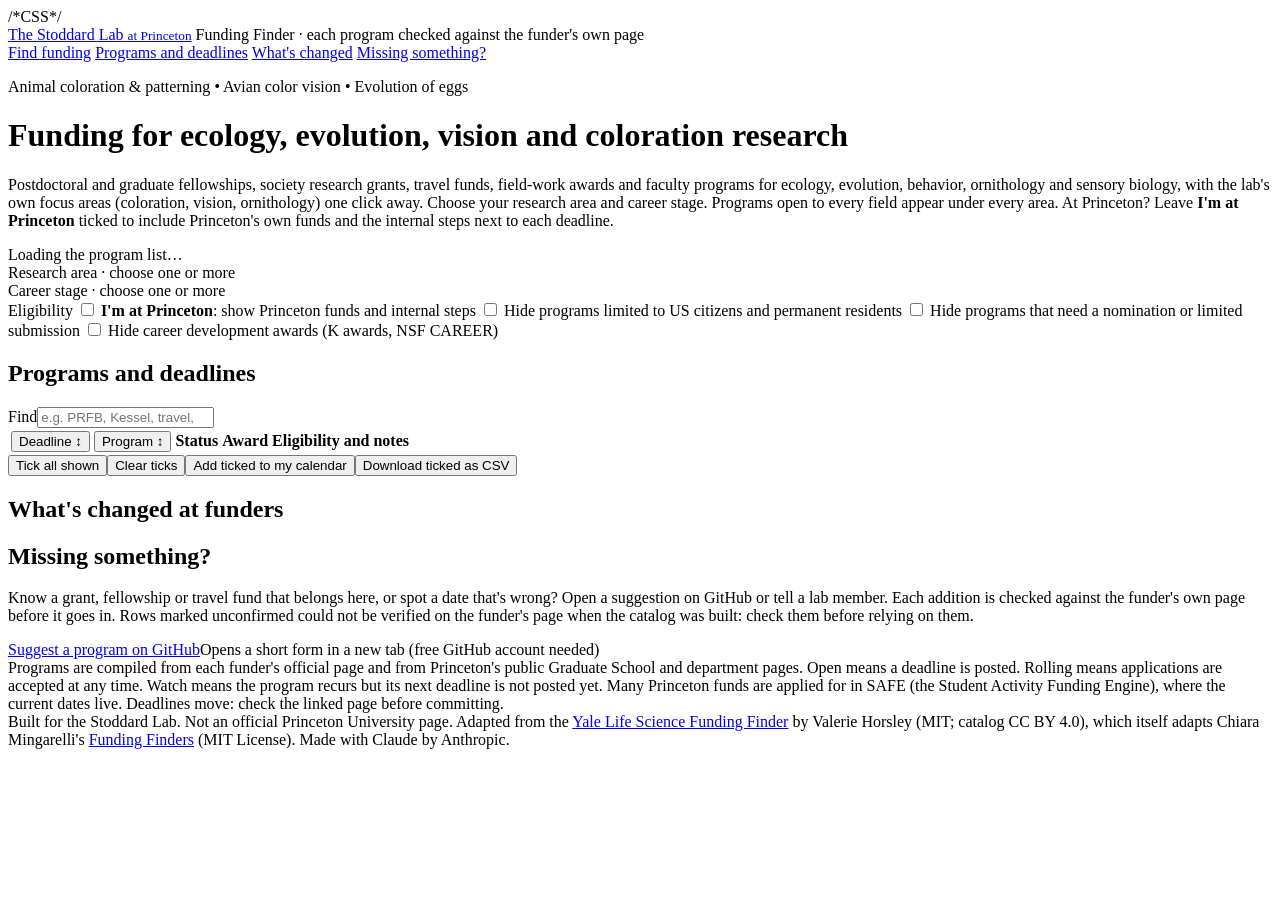
<file: engine/template.html>
<!doctype html>
<html lang="en">
<head>
<meta charset="utf-8">
<meta name="viewport" content="width=device-width,initial-scale=1">
<title>Stoddard Lab Funding Finder</title>
<meta name="description" content="Grants, fellowships and travel funds for the Stoddard Lab at Princeton EEB: avian vision, coloration, evolution and ecology, with Princeton internal funds.">
</head>
<body>
<link rel="preconnect" href="https://fonts.googleapis.com">
<link rel="preconnect" href="https://fonts.gstatic.com" crossorigin>
<link rel="stylesheet" href="https://fonts.googleapis.com/css2?family=Source+Serif+4:wght@400;500;600&family=Figtree:wght@400;500;600;700&display=swap">
/*CSS*/

<div class="site">
  <div class="site-top-bar"><div class="site-in">
    <a class="site-title" href="https://www.marycstoddard.com/" target="_blank" rel="noopener">The Stoddard Lab <small>at Princeton</small></a>
    <span class="site-meta">Funding Finder · each program checked against the funder's own page</span>
  </div></div>
  <div class="site-navband"><div class="site-in">
    <nav aria-label="Page sections">
      <a href="#find">Find funding</a>
      <a href="#allSec">Programs and deadlines</a>
      <a href="#changedSec">What's changed</a>
      <a href="#suggestSec">Missing something?</a>
    </nav>
  </div></div>
</div>
<div class="wrap">
  <header id="find">
    <p class="tagline">Animal coloration &amp; patterning <i>•</i> Avian color vision <i>•</i> Evolution of eggs</p>
    <h1>Funding for ecology, evolution, vision and coloration research</h1>
    <p>Postdoctoral and graduate fellowships, society research grants, travel funds, field-work awards and faculty programs for ecology, evolution, behavior, ornithology and sensory biology, with the lab's own focus areas (coloration, vision, ornithology) one click away. Choose your research area and career stage. Programs open to every field appear under every area. At Princeton? Leave <b>I'm at Princeton</b> ticked to include Princeton's own funds and the internal steps next to each deadline.</p>
  </header>

  <div class="banner" id="banner">Loading the program list…</div>

  <section>
    <span class="steplbl">Research area <span class="hint">· choose one or more</span></span>
    <div class="fields" id="fields"></div>
  </section>

  <section>
    <span class="steplbl">Career stage <span class="hint">· choose one or more</span></span>
    <nav class="stages" id="stages" aria-label="Career stage"></nav>
  </section>

  <div class="elig">
    <span class="steplbl">Eligibility</span>
    <label><input type="checkbox" id="atPU"> <span><b>I'm at Princeton</b>: show Princeton funds and internal steps</span></label>
    <label><input type="checkbox" id="noUS"> Hide programs limited to US citizens and permanent residents</label>
    <label><input type="checkbox" id="noNom"> Hide programs that need a nomination or limited submission</label>
    <label><input type="checkbox" id="noCD"> Hide career development awards (K awards, NSF CAREER)</label>
  </div>

  <div class="context" id="context"></div>

  <div class="panel" id="notes"></div>

  <section id="allSec">
    <h2 id="allTitle">Programs and deadlines</h2>
    <p class="sub" id="allSub"></p>
    <div class="controls">
      <div class="chips" id="dueChips"></div>
      <div class="chips" id="statusChips"></div>
      <div class="chips" id="catChips"></div>
      <label class="chips"><span class="lbl">Find</span><input id="q" class="search" type="search" placeholder="e.g. PRFB, Kessel, travel, new"></label>
    </div>
    <div class="tablebox">
      <table>
        <thead><tr>
          <th><button data-sort="deadline">Deadline ↕</button></th>
          <th><button data-sort="name">Program ↕</button></th>
          <th>Status</th>
          <th>Award</th>
          <th>Eligibility and notes</th>
        </tr></thead>
        <tbody id="rows"></tbody>
      </table>
    </div>
    <div class="formrow"><button class="btn primary" id="viewAllBtn" hidden></button><span class="msg" id="pickCount"></span><button class="btn" id="pickAllBtn" type="button">Tick all shown</button><button class="btn" id="pickClearBtn" type="button">Clear ticks</button><button class="btn primary" id="icsBtn" type="button">Add ticked to my calendar</button><button class="btn" id="csvBtn" type="button">Download ticked as CSV</button><span class="msg" id="csvMsg"></span></div>
  </section>

  <section id="changedSec">
    <h2>What's changed at funders</h2>
    <ul class="changes" id="changes"></ul>
  </section>

  <section class="panel" id="suggestSec">
    <h2>Missing something?</h2>
    <p>Know a grant, fellowship or travel fund that belongs here, or spot a date that's wrong? Open a suggestion on GitHub or tell a lab member. Each addition is checked against the funder's own page before it goes in. Rows marked <span class="unv">unconfirmed</span> could not be verified on the funder's page when the catalog was built: check them before relying on them.</p>
    <div class="formrow"><a class="btn primary" href="https://github.com/codylimber/stoddard-lab-funding-finder/issues/new?template=suggest-program.yml" target="_blank" rel="noopener">Suggest a program on GitHub</a><span class="msg">Opens a short form in a new tab (free GitHub account needed)</span></div>
  </section>

  <footer id="foot">Programs are compiled from each funder's official page and from Princeton's public Graduate School and department pages. Open means a deadline is posted. Rolling means applications are accepted at any time. Watch means the program recurs but its next deadline is not posted yet. Many Princeton funds are applied for in SAFE (the Student Activity Funding Engine), where the current dates live. Deadlines move: check the linked page before committing.</footer>
</div>
<div class="site-foot"><div class="site-foot-in"><span>Built for the Stoddard Lab. Not an official Princeton University page. Adapted from the <a href="https://github.com/vhorsley/yale-life-science-funding-finder">Yale Life Science Funding Finder</a> by Valerie Horsley (MIT; catalog CC BY 4.0), which itself adapts Chiara Mingarelli's <a href="https://github.com/ChiaraMingarelli/funding-finders">Funding Finders</a> (MIT License). Made with Claude by Anthropic.</span><span id="footDate"></span></div></div>

<!-- SNAPSHOT:START -->
<script id="snapshot" type="application/json">{{snapshot}}</script>
<!-- SNAPSHOT:END -->
<script>
/*EXPORT*/
expInit("sdl-picked",()=>DATA,"stoddard-lab-funding");
let EXP_SHOWN=[];
function expBar(r){EXP_SHOWN=r;const n=expPicked().length;$("icsBtn").disabled=!n;$("csvBtn").disabled=!n;$("pickCount").textContent=n?`${n} ticked for export`:"Tick the programs you're interested in to export them.";}

const TODAY = new Date(); TODAY.setHours(0,0,0,0);
const FIELDS = [
  {k:"color", n:"Coloration & Pigments", c:["color","optics"]},
  {k:"vision", n:"Vision & Sensory Ecology", c:["vision"]},
  {k:"evo", n:"Evolution & Phylogenetics", c:["evo","gen"]},
  {k:"behav", n:"Behavior & Communication", c:["behav"]},
  {k:"orni", n:"Ornithology", c:["orni"]},
  {k:"eco", n:"Ecology & Field Biology", c:["eco","field"]},
  {k:"devo", n:"Development & Evo-Devo", c:["devo"]},
  {k:"comp", n:"Computational & Imaging", c:["comp"]},
  {k:"cons", n:"Conservation", c:["cons"]},
  {k:"*", n:"All areas", x:true}
];
const TAGN = {color:"Coloration & pigments",optics:"Optics & structural color",vision:"Vision & sensory ecology",evo:"Evolution",gen:"Genetics & genomics",behav:"Behavior",orni:"Ornithology",eco:"Ecology",field:"Field work",devo:"Evo-devo",comp:"Computational & imaging",cons:"Conservation",all:"All areas"};
const STAGES = [
  {k:"ug", n:"Undergraduates"},{k:"gr", n:"Graduate students"},{k:"pd", n:"Postdocs"},{k:"tt", n:"Faculty (early career)"}
];
const STATUS = {open:"Open", rolling:"Rolling", watch:"Watch", closed:"Closed"};
const FNAME = Object.fromEntries(FIELDS.map(f=>[f.k,f.n])); const FCODES = Object.fromEntries(FIELDS.map(f=>[f.k,f.c||[]]));
const $ = id => document.getElementById(id);
const fmt = iso => new Date(iso+"T00:00:00").toLocaleDateString("en-US",{month:"short",day:"numeric",year:"numeric"});
const days = iso => Math.round((new Date(iso+"T00:00:00")-TODAY)/86400000);
const esc = s => String(s??"").replace(/[&<>"']/g,c=>({"&":"&amp;","<":"&lt;",">":"&gt;",'"':"&quot;","'":"&#39;"}[c]));
const safeUrl = u => (typeof u==="string" && /^https:\/\//i.test(u)) ? u : "";
const isoOk = s => typeof s==="string" && /^\d{4}-\d{2}-\d{2}$/.test(s);
const dcls = k => k<=14?"d-hot":k<=45?"d-warm":"d-cool";
const future = x => isoOk(x.d) && days(x.d)>=0;
const effStatus = x => (x.s==="open" && isoOk(x.d) && days(x.d)<0) ? "closed" : (STATUS[x.s]?x.s:"watch");
const arr = v => Array.isArray(v)?v:[];
const ls = {get:k=>{try{return localStorage.getItem(k);}catch(e){return null;}}, set:(k,v)=>{try{localStorage.setItem(k,v);}catch(e){}}};

let SNAP={programs:[],status:{},notes:{}};
try{ SNAP=JSON.parse(document.getElementById("snapshot").textContent); }catch(e){}
let DATA=arr(SNAP.programs), META=SNAP.status||{}, NOTES=SNAP.notes||{};
let fieldSel=new Set(["*"]), stageSel=new Set(["pd"]), fStatus="active", fCat="All", q="", sortKey="deadline", sortDir=1, fDue="42", noUS=false, noNom=false, noCD=false, atPU=true;
{
  const okS=k=>STAGES.some(s=>s.k===k), list=v=>String(v||"").split(",").filter(Boolean);
  const h=location.hash.replace("#",""), ht=list(h.replace(/-/g,",")), hs=ht.filter(okS);
  const sf=list(ls.get("sdl-field")).filter(k=>FNAME[k]), ss=list(ls.get("sdl-stage")).filter(okS);
  if(sf.length) fieldSel=new Set(sf.includes("*")?["*"]:sf);
  if(hs.length) stageSel=new Set(hs); else if(ss.length) stageSel=new Set(ss);
  noUS=ls.get("sdl-nous")==="1"; noNom=ls.get("sdl-nonom")==="1"; noCD=ls.get("sdl-nocd")==="1";
  atPU=!ht.includes("all")&&ls.get("sdl-pu")!=="0";
}
$("noUS").checked=noUS; $("noNom").checked=noNom; $("noCD").checked=noCD; $("atPU").checked=atPU;
const sOrd=()=>STAGES.map(s=>s.k).filter(k=>stageSel.has(k)), fOrd=()=>FIELDS.map(f=>f.k).filter(k=>fieldSel.has(k));
const save=()=>{ls.set("sdl-field",fOrd().join(","));ls.set("sdl-stage",sOrd().join(","));ls.set("sdl-nous",noUS?"1":"0");ls.set("sdl-nonom",noNom?"1":"0");ls.set("sdl-nocd",noCD?"1":"0");ls.set("sdl-pu",atPU?"1":"0");};

const inOneField = (x,f) => f==="*" || arr(x.fields).includes("all") || arr(x.fields).some(c=>(FCODES[f]||[]).includes(c));
const inField = (x,f) => f ? inOneField(x,f) : [...fieldSel].some(k=>inOneField(x,k));
const inStage = (x,s) => s ? arr(x.stages).includes(s) : arr(x.stages).some(k=>stageSel.has(k));
const toggle = (set,k,all) => { if(all&&k===all){set.clear();set.add(all);return;} if(all) set.delete(all);
  if(set.has(k)){ if(set.size>1) set.delete(k); } else set.add(k); if(all&&!set.size) set.add(all); };
const fLabel = () => fieldSel.has("*") ? FNAME["*"] : fOrd().map(k=>FNAME[k]).join(" + ");
const sLabel = () => sOrd().map(k=>STAGES.find(s=>s.k===k).n).join(" + ");
const puOnly = x => String(x.id).startsWith("princeton-") || /\bprinceton\b/i.test(x.f||"");
const ys = x => atPU ? x.pu : null;
const eligible = x => !(noUS && x.us) && !(noNom && x.nom) && !(noCD && x.cd) && (atPU || !puOnly(x));
const active = x => effStatus(x)!=="closed";
const scope = () => DATA.filter(x=>inField(x)&&inStage(x)&&eligible(x));

function banner(){
  const b=$("banner");
  if(!DATA.length){ b.textContent="No programs loaded."; return; }
  const lc=isoOk(META.lastChecked)?fmt(META.lastChecked):"—";
  const la=DATA.reduce((m,x)=>isoOk(x.added)&&x.added>m?x.added:m,"");
  b.innerHTML=`<span><b>${DATA.length}</b> programs · last checked <b>${esc(lc)}</b>${la?` · newest additions <b>${esc(fmt(la))}</b>`:""}</span>`;
  $("footDate").textContent=isoOk(META.lastChecked)?`Catalog checked ${fmt(META.lastChecked)}`:"";
}
function fieldButtons(){
  const box=$("fields");
  box.innerHTML=FIELDS.map(f=>{
    const n=DATA.filter(x=>inField(x,f.k)&&inStage(x)&&eligible(x)&&active(x)).length;
    return `<button class="fbtn${f.x?" x":""}" data-k="${f.k}" aria-pressed="${fieldSel.has(f.k)}"><span class="fn">${f.n}</span><span class="fc">${n} program${n===1?"":"s"}</span></button>`;
  }).join("");
  box.querySelectorAll(".fbtn").forEach(b=>b.onclick=()=>{toggle(fieldSel,b.dataset.k,"*");fCat="All";save();renderAll();});
}
function stageTabs(){
  const nav=$("stages");
  nav.innerHTML=STAGES.map(s=>{
    const rows=DATA.filter(x=>inField(x)&&inStage(x,s.k)&&eligible(x));
    const soon=rows.filter(x=>future(x)&&active(x)&&days(x.d)<=30).length;
    return `<button class="stage" data-k="${s.k}" aria-pressed="${stageSel.has(s.k)}"><span class="sn">${s.n}</span><span class="sc">${rows.filter(active).length} active · ${soon} due in 30 d</span></button>`;
  }).join("");
  nav.querySelectorAll(".stage").forEach(b=>b.onclick=()=>{toggle(stageSel,b.dataset.k);fCat="All";save();renderAll();});
}
function context(){
  const rows=scope(); const sN=sLabel();
  const up=rows.filter(x=>future(x)&&active(x));
  $("context").innerHTML=`<span><b>${esc(fLabel())}</b> · ${esc(sN)}</span>`+
    `<span class="stat"><b>${up.filter(x=>days(x.d)<=30).length}</b> due in 30 days</span>`+
    `<span class="stat"><b>${rows.filter(x=>x.s==="rolling").length}</b> rolling</span>`+
    `<span class="stat"><b>${rows.filter(x=>x.s==="watch").length}</b> on watch</span>`+
    `<span class="stat"><b>${rows.length}</b> programs</span>`;
}
const nextDate = x => { const c=[]; if(future(x)) c.push(x.d); if(ys(x) && isoOk(ys(x).d) && days(ys(x).d)>=0) c.push(ys(x).d); return c.sort()[0]||null; };
function notes(){
  const ns=sOrd().map(k=>NOTES[k]).filter(Boolean).map(n=>({title:n.title,items:arr(n.items).filter(i=>atPU||!i.pu)})).filter(n=>n.items.length); const box=$("notes");
  if(!ns.length){box.hidden=true;return;} box.hidden=false;
  box.innerHTML=ns.map(n=>`<h2>${esc(n.title||"")}</h2><ul>${arr(n.items).map(i=>`<li><b>${esc(i.b)}</b> ${esc(i.t)}</li>`).join("")}</ul>`).join("");
}
function changes(){
  const c=arr(NOTES.changes); $("changedSec").hidden=!c.length;
  $("changes").innerHTML=c.map(c=>`<li><b>${esc(c.b)}</b>${esc(c.t)}</li>`).join("");
}
function chips(){
  const dc=$("dueChips"), isN=fStatus==="new";
  const dues=[["new","New this week"],["42","Due in the next 6 weeks"],["all","All"]];
  dc.innerHTML=`<span class="lbl">Show</span>`+dues.map(([k,l])=>`<button class="chip" data-k="${k}" aria-pressed="${k==="new"?isN:!isN&&k===fDue}">${l}</button>`).join("");
  dc.querySelectorAll(".chip").forEach(b=>b.onclick=()=>{const k=b.dataset.k; if(k==="new") fStatus=isN?"active":"new"; else {fDue=k; if(isN) fStatus="active";} render();});
  const opts=[["active","Active (open, rolling, watch)"],["open","Open"],["rolling","Rolling"],["watch","Watch"]];
  const stVal=fStatus==="new"?"active":fStatus;
  $("statusChips").innerHTML=`<label class="lbl" for="statusSel">Status</label><select class="sel" id="statusSel">${opts.map(([k,l])=>`<option value="${k}"${k===stVal?" selected":""}>${l}</option>`).join("")}</select>`;
  $("statusSel").onchange=e=>{fStatus=e.target.value;render();};
  const cats=["All",...[...new Set(scope().map(x=>x.c))].filter(Boolean).sort()];
  if(!cats.includes(fCat)) fCat="All";
  $("catChips").innerHTML=`<label class="lbl" for="catSel">Type</label><select class="sel" id="catSel">${cats.map(k=>`<option value="${esc(k)}"${k===fCat?" selected":""}>${k==="All"?"All types":esc(k)}</option>`).join("")}</select>`;
  $("catSel").onchange=e=>{fCat=e.target.value;render();};
}
function isNew(x){return isoOk(x.added)&&(!isoOk(META.launch)||x.added>META.launch)&&days(x.added)>=-7&&days(x.added)<=0;}
function noWin(){return fStatus==="new"||q==="new";}
function filtered(due=fDue){
  let r=scope().filter(x=>{
    const st=effStatus(x);
    if(fStatus==="new"){if(!isNew(x)) return false;}
    else if(fStatus==="active"&&st==="closed") return false;
    if(!["active","new"].includes(fStatus)&&st!==fStatus) return false;
    if(fCat!=="All"&&x.c!==fCat) return false;
    if(due!=="all"&&!noWin()){const nd=nextDate(x); if(!nd||days(nd)>+due) return false;}
    if(q==="new"){if(!isNew(x)) return false;}
    else if(q){const h=[x.n,x.f,x.e,x.a,x.c,x.dt,arr(x.fields).map(f=>TAGN[f]||f).join(" "),ys(x)?ys(x).t:""].join(" ").toLowerCase(); if(!h.includes(q)) return false;}
    return true;});
  const order={open:1,rolling:2,watch:3,closed:4};
  const key=x=>{const nd=nextDate(x); return nd?"0"+nd:order[effStatus(x)]+"";};
  r.sort((a,b)=> sortKey==="name" ? sortDir*String(a.n).localeCompare(String(b.n)) : sortDir*key(a).localeCompare(key(b)));
  return r;
}
function render(){
  chips();
  $("allTitle").textContent=`Programs and deadlines · ${fLabel()} · ${sLabel()}`;
  let r=filtered(), autoAll=false;
  if(fDue!=="all"&&!noWin()&&!r.length){const ra=filtered("all"); if(ra.length){r=ra;autoAll=true;}}
  expBar(r);
  const windowed=fDue!=="all"&&!noWin()&&!autoAll, more=windowed?filtered("all").length-r.length:0;
  $("allSub").textContent=(autoAll?`Nothing is due in the next 6 weeks for this selection, so all ${r.length} program${r.length===1?" is":"s are"} shown, soonest deadline first.`:windowed?`${r.length} program${r.length===1?"":"s"} due in the next 6 weeks, soonest first.${more?` ${more} more have later, rolling or not-yet-announced deadlines.`:""}`:`${r.length} program${r.length===1?"":"s"}, soonest deadline first.`)+((fStatus==="new"||q==="new")?" Showing programs added in the last 7 days.":"")+" When a Princeton internal step comes first, its date is shown first.";
  if(autoAll) $("dueChips").querySelectorAll(".chip").forEach(b=>b.setAttribute("aria-pressed",String(b.dataset.k==="all")));
  const vb=$("viewAllBtn"); vb.hidden=!(windowed&&more); vb.textContent=`View all ${r.length+more} programs`;
  vb.onclick=()=>{fDue="all";render();$("allSec").scrollIntoView({block:"start"});};
  $("rows").innerHTML=r.map(x=>{
    const st=effStatus(x);
    let dl;
    const yFut=ys(x)&&isoOk(ys(x).d)&&days(ys(x).d)>=0, yFirst=yFut&&(!future(x)||ys(x).d<x.d);
    const cd=k=>`<span class="${dcls(k)}">(${k===0?"today":k+"d"})</span>`;
    if(yFirst){const k=days(ys(x).d);
      dl=`${fmt(ys(x).d)} ${cd(k)}<span class="ylab">Princeton internal</span><span class="ext">External deadline: ${future(x)?fmt(x.d):"to be announced"}</span><small>${esc(x.dt)}</small>`;}
    else if(future(x)){dl=`${fmt(x.d)} ${cd(days(x.d))}<small>${esc(x.dt)}</small>`;}
    else if(isoOk(x.d)){dl=`—<small>Last: ${fmt(x.d)}. ${esc(x.dt)}</small>`;}
    else dl=`—<small>${esc(x.dt)}</small>`;
    if(ys(x)){ const yd=yFirst?"Princeton step":isoOk(ys(x).d)?(days(ys(x).d)>=0?`Princeton: ${fmt(ys(x).d)}`:`Princeton internal deadline passed: ${fmt(ys(x).d)}`):"Princeton step"; dl+=`<span class="yd">${esc(yd)}. ${esc(ys(x).t)}</span>`; }
    const tags=(isNew(x)?`<span class="tag new" title="Added ${esc(fmt(x.added))}">New</span>`:"")+(arr(x.fields).includes("all")?`<span class="tag">all fields</span>`:arr(x.fields).map(f=>`<span class="tag">${esc(TAGN[f]||f)}</span>`).join(""))
      +(x.us?`<span class="tag flag">US citizens/PR</span>`:"")+(x.nom?`<span class="tag flag">nomination / limited</span>`:"")+(x.cd?`<span class="tag">career development</span>`:"");
    const yl=ys(x)&&safeUrl(ys(x).u)?`<a href="${esc(safeUrl(ys(x).u))}" target="_blank" rel="noopener">Princeton page</a>`:"";
    const meta=[expCalLinks(x),yl,isoOk(x.checked)?`checked ${fmt(x.checked)}`:""].filter(Boolean).map(m=>`<span>${m}</span>`).join("");
    return `<tr><td class="dl" data-l="">${dl}</td>
      <td data-l="" style="min-width:240px"><div class="pname"><input type="checkbox" class="pickbox" data-pick="${esc(x.id)}" ${EXP.picked.has(x.id)?"checked":""} aria-label="Tick ${esc(x.n)} for export" title="Tick to export">${safeUrl(x.u)?`<a href="${esc(safeUrl(x.u))}" target="_blank" rel="noopener">${esc(x.n)}</a>`:esc(x.n)}</div><div class="funder">${esc(x.f)} · ${esc(x.c)}</div><div class="tags">${tags}</div>${meta?`<div class="meta">${meta}</div>`:""}</td>
      <td data-l=""><span class="pill s-${st}">${STATUS[st]}</span></td>
      <td data-l="${x.a?"Award":""}" style="min-width:160px">${esc(x.a)}</td>
      <td data-l="Eligibility and notes" style="min-width:300px"><div class="note">${esc(x.e)}${x.unv?` <span class="unv">unconfirmed: ${esc(x.unv)}</span>`:""}</div></td></tr>`;
  }).join("")||`<tr><td colspan="5" class="empty">${windowed?"Nothing due in the next 6 weeks for this selection.":"No programs match these filters."}</td></tr>`;
  $("rows").querySelectorAll("[data-pick]").forEach(cb=>cb.onchange=()=>{expToggle(cb.dataset.pick,cb.checked);expBar(EXP_SHOWN);});
}
function renderAll(){banner();fieldButtons();stageTabs();context();notes();changes();render();}

$("icsBtn").onclick=()=>expSaveFile("ics",$("csvMsg"));
$("csvBtn").onclick=()=>expSaveFile("csv",$("csvMsg"));
$("pickAllBtn").onclick=()=>{EXP_SHOWN.forEach(x=>EXP.picked.add(x.id));expSave();render();};
$("pickClearBtn").onclick=()=>{EXP.picked.clear();expSave();render();$("csvMsg").textContent="";};
document.querySelectorAll("th button").forEach(b=>b.onclick=()=>{const k=b.dataset.sort;if(sortKey===k)sortDir*=-1;else{sortKey=k;sortDir=1;}render();});
$("q").addEventListener("input",e=>{q=e.target.value.trim().toLowerCase();render();});
$("noUS").onchange=e=>{noUS=e.target.checked;save();renderAll();};
$("atPU").onchange=e=>{atPU=e.target.checked;save();renderAll();};
$("noNom").onchange=e=>{noNom=e.target.checked;save();renderAll();};
$("noCD").onchange=e=>{noCD=e.target.checked;save();renderAll();};
renderAll();
</script>
</body>
</html>
</file>
